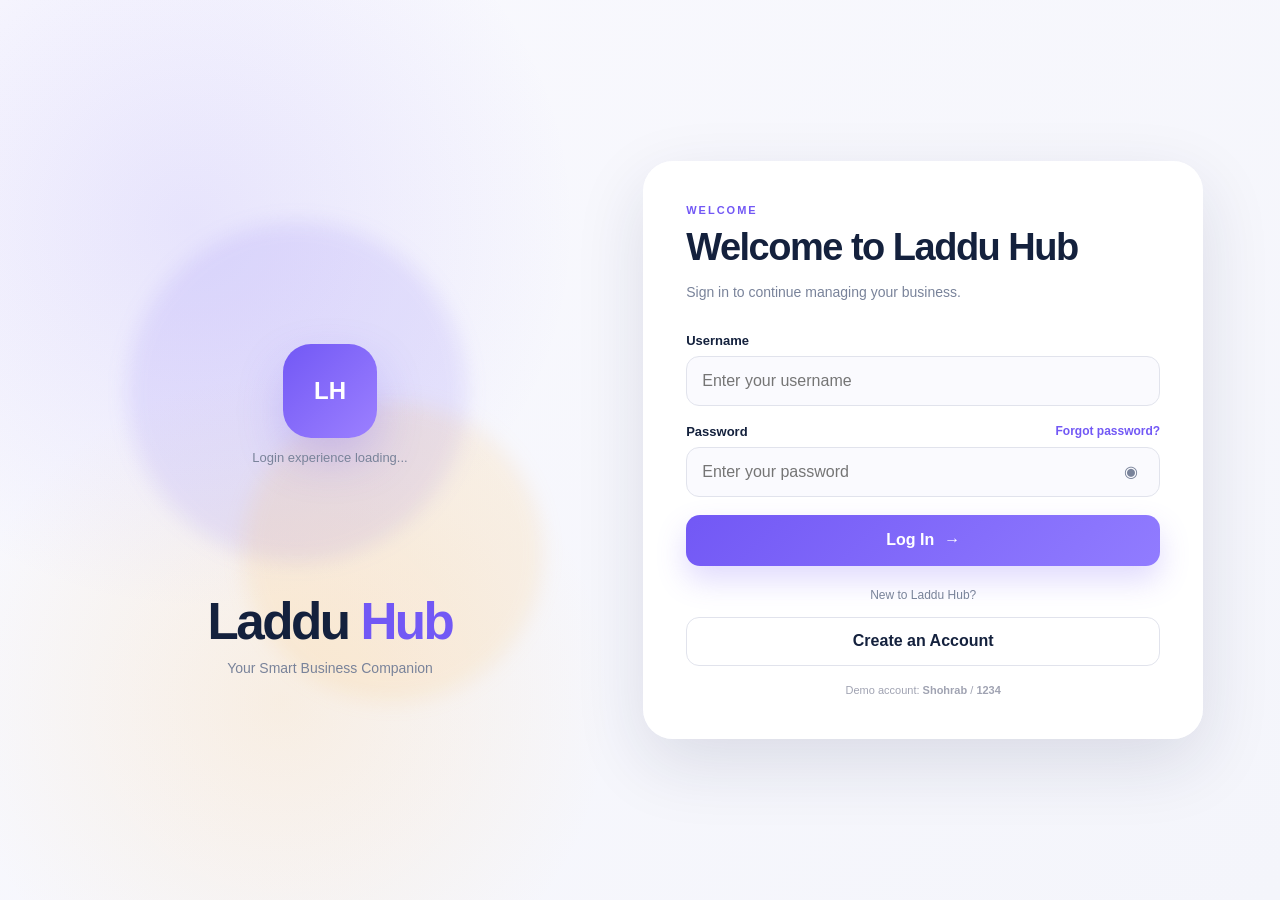
<file: index.html>
<!DOCTYPE html>
<html lang="en">

<head>
  <meta charset="UTF-8">

  <meta
    name="viewport"
    content="width=device-width, initial-scale=1.0"
  >

  <meta
    name="description"
    content="Laddu Hub - Your Smart Business Companion"
  >

  <title>Laddu Hub</title>

  <link
    rel="stylesheet"
    href="css/style.css"
  >
</head>

<body>

  <!-- ==================================================
       AUTHENTICATION
       ================================================== -->

  <section
    class="auth-page"
    id="authPage"
  >

    <!-- LOGIN ANIMATION AREA -->

    <div class="auth-visual">

      <div class="glow glow-one"></div>
      <div class="glow glow-two"></div>

      <div
        class="animation-stage"
        id="animationStage"
        aria-hidden="true"
      >

        <!--
          Original human animation will be added later.
        -->

        <div class="animation-placeholder">

          <div class="placeholder-character">
            <span>LH</span>
          </div>

          <p>
            Login experience loading...
          </p>

        </div>

      </div>


      <div class="brand-visual">
        <span>Laddu</span>
        <strong>Hub</strong>
      </div>

      <p class="visual-text">
        Your Smart Business Companion
      </p>

    </div>


    <!-- AUTH CARD -->

    <div class="auth-card">

      <!-- LOGIN -->

      <div
        class="auth-form"
        id="loginForm"
      >

        <div class="mobile-logo">
          Laddu <span>Hub</span>
        </div>

        <p class="eyebrow">
          WELCOME
        </p>

        <h1>
          Welcome to Laddu Hub
        </h1>

        <p class="auth-subtitle">
          Sign in to continue managing your business.
        </p>


        <form onsubmit="login(event)">

          <div class="field">

            <label for="username">
              Username
            </label>

            <input
              id="username"
              type="text"
              placeholder="Enter your username"
              autocomplete="username"
              required
            >

          </div>


          <div class="field">

            <div class="password-label">

              <label for="password">
                Password
              </label>

              <button
                type="button"
                class="forgot-btn"
                onclick="forgotPassword()"
              >
                Forgot password?
              </button>

            </div>


            <div class="password-wrap">

              <input
                id="password"
                type="password"
                placeholder="Enter your password"
                autocomplete="current-password"
                required
              >

              <button
                type="button"
                class="show-password"
                onclick="togglePassword()"
                aria-label="Show password"
                title="Show password"
              >
                ◉
              </button>

            </div>

          </div>


          <button
            class="primary-btn"
            type="submit"
          >
            <span>Log In</span>
            <span class="arrow">→</span>
          </button>

        </form>


        <p
          class="error"
          id="error"
          role="alert"
        >
          Username or password is incorrect.
        </p>


        <div class="auth-divider">
          <span>
            New to Laddu Hub?
          </span>
        </div>


        <button
          class="secondary-btn"
          type="button"
          onclick="showSignup()"
        >
          Create an Account
        </button>


        <p class="demo-note">
          Demo account:
          <strong>Shohrab</strong>
          /
          <strong>1234</strong>
        </p>

      </div>


      <!-- SIGN UP -->

      <div
        class="auth-form hidden"
        id="signupForm"
      >

        <div class="mobile-logo">
          Laddu <span>Hub</span>
        </div>

        <p class="eyebrow">
          GET STARTED
        </p>

        <h1>
          Create your account
        </h1>

        <p class="auth-subtitle">
          Set up your business profile in a few simple steps.
        </p>


        <form onsubmit="createAccount(event)">

          <div class="field">

            <label for="fullName">
              Full Name
            </label>

            <input
              id="fullName"
              type="text"
              placeholder="Your full name"
              autocomplete="name"
              required
            >

          </div>


          <div class="field">

            <label for="email">
              Email
            </label>

            <input
              id="email"
              type="email"
              placeholder="you@example.com"
              autocomplete="email"
              required
            >

          </div>


          <div class="field">

            <label for="shopName">
              Business / Shop Name
            </label>

            <input
              id="shopName"
              type="text"
              placeholder="Your business name"
              required
            >

          </div>


          <div class="field">

            <label for="businessType">
              Business Type
            </label>

            <select
              id="businessType"
              required
            >

              <option value="">
                Select business type
              </option>

              <option>Mobile Shop</option>
              <option>Laptop Shop</option>
              <option>Gadget Shop</option>
              <option>Electronics</option>
              <option>Computer Shop</option>
              <option>Clothing</option>
              <option>Food & Restaurant</option>
              <option>Other</option>

            </select>

          </div>


          <div class="field">

            <label for="location">
              Shop Location
            </label>

            <input
              id="location"
              type="text"
              placeholder="City / Area"
              required
            >

          </div>


          <div class="field">

            <label for="signupPassword">
              Password
            </label>

            <input
              id="signupPassword"
              type="password"
              placeholder="Minimum 6 characters"
              autocomplete="new-password"
              minlength="6"
              required
            >

            <p class="password-hint">
              Minimum 6 characters. A strong and unique password is recommended.
            </p>

          </div>


          <div class="field">

            <label for="confirmPassword">
              Confirm Password
            </label>

            <input
              id="confirmPassword"
              type="password"
              placeholder="Enter your password again"
              autocomplete="new-password"
              minlength="6"
              required
            >

          </div>


          <div class="terms-box">

            <input
              id="agreeTerms"
              type="checkbox"
              required
            >

            <label for="agreeTerms">
              আমি Laddu Hub-এর ব্যবহারের শর্তাবলি
              এবং গোপনীয়তা নীতি পড়েছি ও সম্মত আছি।
            </label>

          </div>


          <button
            class="primary-btn"
            type="submit"
          >
            <span>Create Account</span>
            <span>→</span>
          </button>

        </form>


        <p
          class="signup-message"
          id="signupMessage"
          role="status"
        ></p>


        <div class="auth-divider">
          <span>
            Already have an account?
          </span>
        </div>


        <button
          class="secondary-btn"
          type="button"
          onclick="showLogin()"
        >
          Back to Login
        </button>

      </div>

    </div>

  </section>



  <!-- ==================================================
       PREMIUM DASHBOARD
       ================================================== -->

  <section
    class="dashboard-app"
    id="dashboard"
  >


    <!-- ================================================
         SIDEBAR
         ================================================ -->

    <aside
      class="sidebar"
      id="sidebar"
    >

      <div class="sidebar-brand">

        <div class="brand-mark">
          LH
        </div>

        <div class="brand-copy">

          <div class="sidebar-logo">
            Laddu <span>Hub</span>
          </div>

          <p>
            Smart Business Management
          </p>

        </div>

      </div>


      <nav class="sidebar-nav">

        <button
          class="nav-item active"
          type="button"
        >
          <span class="nav-icon">▦</span>
          <span>Dashboard</span>
        </button>


        <button
          class="nav-item"
          type="button"
        >
          <span class="nav-icon">◇</span>
          <span>Products</span>
        </button>


        <button
          class="nav-item"
          type="button"
        >
          <span class="nav-icon">□</span>
          <span>Stock</span>
        </button>


        <button
          class="nav-item"
          type="button"
        >
          <span class="nav-icon">↗</span>
          <span>Sales</span>
        </button>


        <button
          class="nav-item"
          type="button"
        >
          <span class="nav-icon">♙</span>
          <span>Customers</span>
        </button>


        <button
          class="nav-item"
          type="button"
        >
          <span class="nav-icon">৳</span>
          <span>Due / Baki</span>
        </button>


        <button
          class="nav-item"
          type="button"
        >
          <span class="nav-icon">▤</span>
          <span>Invoices</span>
        </button>


        <button
          class="nav-item"
          type="button"
        >
          <span class="nav-icon">⌁</span>
          <span>Expenses</span>
        </button>


        <button
          class="nav-item"
          type="button"
        >
          <span class="nav-icon">⌁</span>
          <span>Reports</span>
        </button>


        <button
          class="nav-item"
          type="button"
        >
          <span class="nav-icon">↻</span>
          <span>Returns</span>
        </button>


        <button
          class="nav-item"
          type="button"
        >
          <span class="nav-icon">♢</span>
          <span>Warranty</span>
        </button>


        <button
          class="nav-item"
          type="button"
        >
          <span class="nav-icon">⚙</span>
          <span>Settings</span>
        </button>

      </nav>


      <div class="sidebar-bottom">

        <div class="sidebar-shop-card">

          <div class="shop-avatar">
            GP
          </div>

          <div>

            <span>
              Your Business
            </span>

            <strong id="sidebarBusinessName">
              Gadget Point
            </strong>

            <small>
              ● Active
            </small>

          </div>

        </div>

      </div>

    </aside>



    <!-- ================================================
         DASHBOARD MAIN AREA
         ================================================ -->

    <div class="dashboard-main">


      <!-- TOP HEADER -->

      <header class="dashboard-header">

        <div class="header-left">

          <button
            class="menu-btn"
            id="menuButton"
            type="button"
            aria-label="Open menu"
          >
            ☰
          </button>


          <div class="global-search">

            <span>
              ⌕
            </span>

            <input
              type="search"
              placeholder="Search products, customers, invoices..."
              aria-label="Global search"
            >

            <kbd>
              Ctrl K
            </kbd>

          </div>

        </div>


        <div class="header-actions">

          <button
            class="header-icon-btn"
            type="button"
            title="Appearance"
          >
            ☾
          </button>


          <button
            class="header-icon-btn notification-btn"
            type="button"
            title="Notifications"
          >
            ♧

            <span class="notification-badge">
              3
            </span>
          </button>


          <div class="header-business">

            <div class="business-icon">
              🏪
            </div>

            <div>

              <strong id="headerBusinessName">
                Gadget Point
              </strong>

              <span>
                Chattogram, BD
              </span>

            </div>

          </div>

        </div>

      </header>



      <!-- DASHBOARD CONTENT -->

      <main class="dashboard-content">
        <div id="pageContent"></div>


        <!-- WELCOME ROW -->

        <section class="dashboard-intro">

          <div>

            <p class="dashboard-kicker">
              BUSINESS OVERVIEW
            </p>

            <h1>
              Welcome back, Shohrab! 👋
            </h1>

            <p>
              Here's what's happening with your business today.
            </p>

          </div>


          <button
            class="date-filter"
            type="button"
          >
            <span>▣</span>

            <span>
              This Month
            </span>

            <span>
             ⌄
            </span>
          </button>

        </section>



        <!-- METRIC CARDS -->

        <section class="metric-grid">


          <article class="metric-card metric-purple">

            <div class="metric-top">

              <div class="metric-icon">
                ▥
              </div>

              <span class="metric-label">
                TOTAL SALES
              </span>

            </div>

            <strong class="metric-value">
              ৳0
            </strong>

            <p class="metric-positive">
              ↑ Business sales overview
            </p>

            <div class="mini-chart purple-chart"></div>

          </article>



          <article class="metric-card metric-green">

            <div class="metric-top">

              <div class="metric-icon">
                ৳
              </div>

              <span class="metric-label">
                TOTAL PAID
              </span>

            </div>

            <strong class="metric-value">
              ৳0
            </strong>

            <p class="metric-positive">
              ↑ Payments received
            </p>

            <div class="mini-chart green-chart"></div>

          </article>



          <article class="metric-card metric-pink">

            <div class="metric-top">

              <div class="metric-icon">
                ◫
              </div>

              <span class="metric-label">
                TOTAL DUE
              </span>

            </div>

            <strong class="metric-value">
              ৳0
            </strong>

            <p class="metric-negative">
              Customer outstanding
            </p>

            <div class="mini-chart pink-chart"></div>

          </article>



          <article class="metric-card metric-blue">

            <div class="metric-top">

              <div class="metric-icon">
                ◈
              </div>

              <span class="metric-label">
                IN STOCK
              </span>

            </div>

            <strong class="metric-value">
              0 Items
            </strong>

            <p class="metric-positive">
              Current inventory
            </p>

            <div class="mini-chart blue-chart"></div>

          </article>



          <article class="metric-card compact-card metric-orange">

            <div class="metric-icon">
              ⇄
            </div>

            <div>
              <span class="metric-label">
                TODAY'S SALES
              </span>

              <strong>
                ৳0
              </strong>
            </div>

          </article>



          <article class="metric-card compact-card metric-violet">

            <div class="metric-icon">
              ↻
            </div>

            <div>
              <span class="metric-label">
                RETURNS
              </span>

              <strong>
                0 Items
              </strong>
            </div>

          </article>



          <article class="metric-card compact-card metric-teal">

            <div class="metric-icon">
              $
            </div>

            <div>
              <span class="metric-label">
                TOTAL PROFIT
              </span>

              <strong>
                ৳0
              </strong>
            </div>

          </article>



          <article class="metric-card compact-card metric-red">

            <div class="metric-icon">
              !
            </div>

            <div>
              <span class="metric-label">
                LOW STOCK
              </span>

              <strong>
                0 Items
              </strong>
            </div>

          </article>

        </section>



        <!-- CHART + ACTIVITY -->

        <section class="dashboard-middle">


          <!-- SALES OVERVIEW -->

          <article class="panel sales-panel">

            <div class="panel-heading">

              <div>

                <p class="panel-kicker">
                  PERFORMANCE
                </p>

                <h2>
                  Sales Overview
                </h2>

              </div>


              <button
                class="panel-filter"
                type="button"
              >
                This Month ⌄
              </button>

            </div>


            <div class="chart-legend">

              <span>
                <i class="legend-purple"></i>
                This Month
              </span>

              <span>
                <i class="legend-grey"></i>
                Last Month
              </span>

            </div>


            <div class="sales-chart">

              <div class="chart-grid-line line-one"></div>
              <div class="chart-grid-line line-two"></div>
              <div class="chart-grid-line line-three"></div>
              <div class="chart-grid-line line-four"></div>


              <svg
                class="chart-svg"
                viewBox="0 0 700 250"
                preserveAspectRatio="none"
                aria-label="Sales chart"
              >

                <defs>

                  <linearGradient
                    id="salesFill"
                    x1="0"
                    x2="0"
                    y1="0"
                    y2="1"
                  >

                    <stop
                      offset="0%"
                      stop-color="#7657f6"
                      stop-opacity="0.25"
                    />

                    <stop
                      offset="100%"
                      stop-color="#7657f6"
                      stop-opacity="0"
                    />

                  </linearGradient>

                </defs>


                <path
                  class="chart-area"
                  d="
                    M0 205
                    C70 175, 90 155, 135 165
                    S220 130, 275 145
                    S355 105, 410 115
                    S500 70, 555 95
                    S635 55, 700 35
                    L700 250
                    L0 250
                    Z
                  "
                />


                <path
                  class="chart-line-secondary"
                  d="
                    M0 220
                    C70 210, 100 190, 145 200
                    S230 175, 285 188
                    S380 160, 430 170
                    S520 135, 570 150
                    S650 120, 700 105
                  "
                />


                <path
                  class="chart-line-primary"
                  d="
                    M0 205
                    C70 175, 90 155, 135 165
                    S220 130, 275 145
                    S355 105, 410 115
                    S500 70, 555 95
                    S635 55, 700 35
                  "
                />

              </svg>


              <div class="chart-labels">

                <span>1 May</span>
                <span>8 May</span>
                <span>15 May</span>
                <span>22 May</span>
                <span>31 May</span>

              </div>

            </div>


            <div class="chart-summary">

              <div>
                <span>BEST DAY</span>
                <strong>—</strong>
              </div>

              <div>
                <span>AVERAGE / DAY</span>
                <strong>৳0</strong>
              </div>

              <div>
                <span>TOTAL ORDERS</span>
                <strong>0 Orders</strong>
              </div>

            </div>

          </article>



          <!-- RECENT ACTIVITIES -->

          <article class="panel activity-panel">

            <div class="panel-heading">

              <div>

                <p class="panel-kicker">
                  LIVE UPDATE
                </p>

                <h2>
                  Recent Activities
                </h2>

              </div>


              <button
                class="view-all-btn"
                type="button"
              >
                View All
              </button>

            </div>


            <div class="activity-list">


              <div class="dashboard-activity">

                <div class="activity-bubble green-bubble">
                  ↗
                </div>

                <div class="activity-copy">

                  <strong>
                    No sales yet
                  </strong>

                  <span>
                    New sales will appear here.
                  </span>

                </div>

                <small>
                  —
                </small>

              </div>



              <div class="dashboard-activity">

                <div class="activity-bubble blue-bubble">
                  ◈
                </div>

                <div class="activity-copy">

                  <strong>
                    No stock activity
                  </strong>

                  <span>
                    Stock updates will appear here.
                  </span>

                </div>

                <small>
                  —
                </small>

              </div>



              <div class="dashboard-activity">

                <div class="activity-bubble pink-bubble">
                  ৳
                </div>

                <div class="activity-copy">

                  <strong>
                    No payments yet
                  </strong>

                  <span>
                    Payment updates will appear here.
                  </span>

                </div>

                <small>
                  —
                </small>

              </div>



              <div class="dashboard-activity">

                <div class="activity-bubble orange-bubble">
                  ↻
                </div>

                <div class="activity-copy">

                  <strong>
                    No returns yet
                  </strong>

                  <span>
                    Product returns will appear here.
                  </span>

                </div>

                <small>
                  —
                </small>

              </div>


            </div>

          </article>

        </section>



        <!-- LOWER DASHBOARD -->

        <section class="dashboard-lower">


          <!-- TOP PRODUCTS -->

          <article class="panel small-panel">

            <div class="panel-heading">

              <div>

                <p class="panel-kicker">
                  PRODUCTS
                </p>

                <h2>
                  Top Selling Products
                </h2>

              </div>

              <button
                class="view-all-btn"
                type="button"
              >
                View All
              </button>

            </div>


            <div class="empty-panel">

              <div class="empty-icon">
                ◇
              </div>

              <strong>
                No sales data yet
              </strong>

              <p>
                Your best-selling products will appear here.
              </p>

            </div>

          </article>



          <!-- STOCK STATUS -->

          <article class="panel small-panel">

            <div class="panel-heading">

              <div>

                <p class="panel-kicker">
                  INVENTORY
                </p>

                <h2>
                  Stock Status
                </h2>

              </div>

            </div>


            <div class="stock-overview">

              <div class="donut stock-donut">

                <div>
                  <strong>0</strong>
                  <span>Total Items</span>
                </div>

              </div>


              <div class="donut-legend">

                <span>
                  <i class="dot-green"></i>
                  In Stock
                  <strong>0</strong>
                </span>

                <span>
                  <i class="dot-blue"></i>
                  Low Stock
                  <strong>0</strong>
                </span>

                <span>
                  <i class="dot-orange"></i>
                  Out of Stock
                  <strong>0</strong>
                </span>

              </div>

            </div>

          </article>



          <!-- DUE SUMMARY -->

          <article class="panel small-panel">

            <div class="panel-heading">

              <div>

                <p class="panel-kicker">
                  OUTSTANDING
                </p>

                <h2>
                  Due Summary
                </h2>

              </div>

              <button
                class="view-all-btn"
                type="button"
              >
                View All
              </button>

            </div>


            <div class="stock-overview">

              <div class="donut due-donut">

                <div>
                  <strong>৳0</strong>
                  <span>Total Due</span>
                </div>

              </div>


              <div class="donut-legend">

                <span>
                  <i class="dot-green"></i>
                  0 – 30 Days
                  <strong>৳0</strong>
                </span>

                <span>
                  <i class="dot-orange"></i>
                  31 – 60 Days
                  <strong>৳0</strong>
                </span>

                <span>
                  <i class="dot-pink"></i>
                  61+ Days
                  <strong>৳0</strong>
                </span>

              </div>

            </div>

          </article>

        </section>



        <!-- FOOTER -->

        <footer class="dashboard-footer">

          <span>
            © Laddu Hub
          </span>

          <span>
            Your Smart Business Companion
          </span>

        </footer>

      </main>

    </div>

  </section>

<script src="js/stock-data.js"></script>
<script src="js/stock.js"></script>
<script src="js/stock-save.js"></script>
<script src="js/stock-table.js"></script>
<script src="js/stock-details.js"></script>
<script src="js/customer-view.js"></script>
<script src="js/customer-showcase.js"></script>
  <script src="js/app.js"></script>

</body>

</html>
</file>
<file: css/style.css>
/* =========================================================
   LADDU HUB
   PREMIUM DESIGN SYSTEM
   ========================================================= */

:root {
  --primary: #7258f5;
  --primary-light: #917cff;
  --primary-dark: #5740d8;

  --pink: #ed4a91;
  --green: #19bd70;
  --blue: #3184f5;
  --orange: #ff9418;
  --teal: #14bcb2;
  --red: #ed5a52;

  --navy: #081a36;
  --navy-soft: #102647;

  --background: #f5f7fc;
  --surface: #ffffff;
  --surface-soft: #f7f8fc;

  --text: #14213d;
  --muted: #79839a;

  --border: #e7eaf2;

  --shadow:
    0 8px 30px rgba(28, 39, 70, 0.06);

  --shadow-large:
    0 24px 70px rgba(28, 35, 70, 0.12);
}


/* =========================================================
   GLOBAL
   ========================================================= */

* {
  box-sizing: border-box;
  margin: 0;
  padding: 0;
}


html {
  scroll-behavior: smooth;
}


body {
  min-height: 100vh;

  font-family:
    Inter,
    "Segoe UI",
    Arial,
    sans-serif;

  background: var(--background);
  color: var(--text);

  -webkit-font-smoothing: antialiased;
}


button,
input,
select {
  font: inherit;
}


button {
  cursor: pointer;
}


button,
input {
  outline: none;
}


.hidden {
  display: none !important;
}


/* =========================================================
   LOGIN / SIGN UP
   ========================================================= */

.auth-page {
  min-height: 100vh;

  display: grid;

  grid-template-columns:
    minmax(400px, 1fr)
    minmax(440px, 560px);

  gap: 60px;

  align-items: center;

  padding: 45px 6%;

  overflow-x: hidden;

  background:
    radial-gradient(
      circle at 15% 25%,
      rgba(114, 88, 245, 0.13),
      transparent 30%
    ),
    radial-gradient(
      circle at 22% 78%,
      rgba(255, 184, 77, 0.15),
      transparent 27%
    ),
    linear-gradient(
      135deg,
      #f9f9fe,
      #f4f5fb
    );
}


/* =========================================================
   LOGIN VISUAL
   ========================================================= */

.auth-visual {
  position: relative;

  min-height: 600px;

  display: flex;
  flex-direction: column;

  justify-content: center;
  align-items: center;

  isolation: isolate;
}


.glow {
  position: absolute;

  border-radius: 999px;

  filter: blur(10px);

  z-index: -1;

  animation:
    glowFloat 6s ease-in-out infinite;
}


.glow-one {
  width: 340px;
  height: 340px;

  left: 10%;
  top: 12%;

  background:
    rgba(114, 88, 245, 0.12);
}


.glow-two {
  width: 300px;
  height: 300px;

  right: 8%;
  bottom: 8%;

  background:
    rgba(255, 184, 77, 0.13);

  animation-delay: 1.5s;
}


.animation-stage {
  width: min(100%, 550px);
  height: 360px;

  display: flex;

  justify-content: center;
  align-items: center;

  position: relative;
}


.animation-placeholder {
  display: flex;
  flex-direction: column;

  align-items: center;

  gap: 12px;

  color: var(--muted);
}


.placeholder-character {
  width: 94px;
  height: 94px;

  display: grid;

  place-items: center;

  border-radius: 28px;

  color: white;

  font-size: 24px;
  font-weight: 900;

  background:
    linear-gradient(
      135deg,
      var(--primary),
      #9c80ff
    );

  box-shadow:
    0 20px 45px
    rgba(114, 88, 245, 0.25);

  animation:
    placeholderFloat 3s
    ease-in-out infinite;
}


.animation-placeholder p {
  font-size: 13px;
}


.brand-visual {
  margin-top: 8px;

  font-size:
    clamp(38px, 4vw, 52px);

  font-weight: 900;

  letter-spacing: -2.5px;
}


.brand-visual strong {
  color: var(--primary);
}


.visual-text {
  margin-top: 9px;

  color: var(--muted);

  font-size: 14px;
}


/* =========================================================
   AUTH CARD
   ========================================================= */

.auth-card {
  width: 100%;

  max-height:
    calc(100vh - 50px);

  overflow-y: auto;

  padding: 42px;

  border:
    1px solid rgba(255, 255, 255, 0.85);

  border-radius: 30px;

  background:
    rgba(255, 255, 255, 0.92);

  box-shadow: var(--shadow-large);

  backdrop-filter: blur(24px);

  scrollbar-width: thin;

  animation:
    cardEnter 0.65s ease both;
}


.auth-card::-webkit-scrollbar {
  width: 5px;
}


.auth-card::-webkit-scrollbar-thumb {
  border-radius: 999px;

  background:
    rgba(114, 88, 245, 0.22);
}


.eyebrow {
  margin-bottom: 11px;

  color: var(--primary);

  font-size: 11px;

  font-weight: 900;

  letter-spacing: 2px;
}


.auth-form h1 {
  margin-bottom: 12px;

  font-size:
    clamp(31px, 3vw, 38px);

  line-height: 1.1;

  letter-spacing: -1.5px;
}


.auth-subtitle {
  margin-bottom: 29px;

  color: var(--muted);

  font-size: 14px;

  line-height: 1.6;
}


.mobile-logo {
  display: none;
}


.field {
  margin-bottom: 18px;
}


.field label {
  display: block;

  margin-bottom: 8px;

  font-size: 13px;

  font-weight: 750;
}


.field input,
.field select {
  width: 100%;

  min-height: 50px;

  padding: 13px 15px;

  border:
    1px solid #e1e3ec;

  border-radius: 13px;

  background: #fafafe;

  color: var(--text);

  transition: 0.2s ease;
}


.field input:focus,
.field select:focus {
  border-color:
    var(--primary);

  background: white;

  box-shadow:
    0 0 0 4px
    rgba(114, 88, 245, 0.1);
}


.password-label {
  display: flex;

  align-items: center;
  justify-content: space-between;

  gap: 20px;

  margin-bottom: 8px;
}


.password-label label {
  margin: 0;
}


.forgot-btn {
  padding: 0;

  border: 0;

  background: transparent;

  color: var(--primary);

  font-size: 12px;

  font-weight: 800;
}


.password-wrap {
  position: relative;
}


.password-wrap input {
  padding-right: 50px;
}


.show-password {
  position: absolute;

  top: 50%;
  right: 12px;

  transform:
    translateY(-50%);

  width: 34px;
  height: 34px;

  border: 0;

  border-radius: 9px;

  background: transparent;

  color: var(--muted);
}


.password-hint {
  margin-top: 7px;

  color: var(--muted);

  font-size: 11px;

  line-height: 1.5;
}


.primary-btn {
  width: 100%;

  min-height: 51px;

  display: flex;

  align-items: center;
  justify-content: center;

  gap: 10px;

  margin-top: 8px;

  border: 0;

  border-radius: 14px;

  color: white;

  font-weight: 800;

  background:
    linear-gradient(
      135deg,
      var(--primary),
      var(--primary-light)
    );

  box-shadow:
    0 14px 30px
    rgba(114, 88, 245, 0.22);

  transition: 0.2s ease;
}


.primary-btn:hover {
  transform:
    translateY(-2px);

  box-shadow:
    0 18px 36px
    rgba(114, 88, 245, 0.29);
}


.secondary-btn {
  width: 100%;

  min-height: 49px;

  padding: 12px 17px;

  border:
    1px solid #e1e3ec;

  border-radius: 13px;

  background: white;

  color: var(--text);

  font-weight: 750;

  transition: 0.2s ease;
}


.secondary-btn:hover {
  color: var(--primary);

  border-color: var(--primary);
}


.auth-divider {
  margin: 22px 0 15px;

  text-align: center;

  color: var(--muted);

  font-size: 12px;
}


.error {
  display: none;

  margin-top: 14px;

  padding: 11px 12px;

  border-radius: 11px;

  background:
    rgba(220, 76, 90, 0.08);

  color: #dc4c5a;

  font-size: 12px;
}


.signup-message {
  margin-top: 15px;

  font-size: 12px;
}


.demo-note {
  margin-top: 18px;

  text-align: center;

  color: #a0a3b2;

  font-size: 11px;
}


.terms-box {
  display: flex;

  align-items: flex-start;

  gap: 10px;

  margin: 5px 0 18px;

  padding: 13px;

  border:
    1px solid var(--border);

  border-radius: 13px;

  background:
    var(--surface-soft);
}


.terms-box input {
  width: 17px;
  height: 17px;

  margin-top: 2px;

  flex: 0 0 auto;

  accent-color:
    var(--primary);
}


.terms-box label {
  color: var(--muted);

  font-size: 11px;

  line-height: 1.6;
}


/* =========================================================
   DASHBOARD APPLICATION
   ========================================================= */

.dashboard-app {
  display: none;

  min-height: 100vh;

  background: var(--background);
}


/* =========================================================
   SIDEBAR
   ========================================================= */

.sidebar {
  position: fixed;

  left: 0;
  top: 0;
  bottom: 0;

  width: 245px;

  z-index: 100;

  display: flex;

  flex-direction: column;

  padding: 24px 15px 18px;

  color: white;

  overflow-y: auto;

  background:
    radial-gradient(
      circle at 25% 10%,
      rgba(91, 71, 217, 0.18),
      transparent 28%
    ),
    linear-gradient(
      180deg,
      #091d3b 0%,
      #07162f 100%
    );

  box-shadow:
    10px 0 35px
    rgba(4, 16, 38, 0.08);
}


.sidebar::-webkit-scrollbar {
  width: 4px;
}


.sidebar::-webkit-scrollbar-thumb {
  background:
    rgba(255, 255, 255, 0.1);

  border-radius: 10px;
}


/* BRAND */

.sidebar-brand {
  display: flex;

  align-items: center;

  gap: 12px;

  padding: 0 8px 24px;
}


.brand-mark {
  width: 45px;
  height: 45px;

  flex: 0 0 auto;

  display: grid;

  place-items: center;

  border-radius: 14px;

  color: white;

  font-size: 14px;
  font-weight: 900;

  background:
    linear-gradient(
      135deg,
      #704cff,
      #e449a4
    );

  box-shadow:
    0 10px 30px
    rgba(117, 79, 246, 0.3);
}


.sidebar-logo {
  font-size: 21px;

  font-weight: 900;

  letter-spacing: -0.8px;
}


.sidebar-logo span {
  color: #ea4aa0;
}


.brand-copy p {
  margin-top: 3px;

  color: #9babca;

  font-size: 9px;
}


/* NAVIGATION */

.sidebar-nav {
  display: flex;

  flex-direction: column;

  gap: 4px;
}


.nav-item {
  width: 100%;

  min-height: 43px;

  display: flex;

  align-items: center;

  gap: 12px;

  padding: 0 13px;

  border: 0;

  border-radius: 11px;

  color: #c8d3e9;

  background: transparent;

  text-align: left;

  font-size: 13px;

  font-weight: 650;

  transition: 0.18s ease;
}


.nav-item:hover {
  color: white;

  background:
    rgba(255, 255, 255, 0.065);
}


.nav-item.active {
  color: white;

  background:
    linear-gradient(
      135deg,
      #6044da,
      #755be8
    );

  box-shadow:
    0 10px 25px
    rgba(75, 49, 190, 0.24);
}


.nav-icon {
  width: 22px;

  text-align: center;

  font-size: 16px;
}


.sidebar-bottom {
  margin-top: auto;

  padding-top: 25px;
}


.sidebar-shop-card {  display: flex;
  align-items: center;
  gap: 11px;
  padding: 13px;

  border: 1px solid rgba(255, 255, 255, 0.08);
  border-radius: 15px;

  background: rgba(255, 255, 255, 0.05);
}

.shop-avatar {
  width: 39px;
  height: 39px;

  display: grid;
  place-items: center;

  flex: 0 0 auto;

  border-radius: 12px;

  color: white;

  font-size: 11px;
  font-weight: 900;

  background: linear-gradient(
    135deg,
    var(--primary),
    #df4a9e
  );
}

.sidebar-shop-card div:last-child {
  min-width: 0;
}

.sidebar-shop-card span {
  display: block;

  color: #8294b5;

  font-size: 9px;
}

.sidebar-shop-card strong {
  display: block;

  max-width: 130px;

  margin-top: 2px;

  overflow: hidden;

  color: white;

  font-size: 12px;

  text-overflow: ellipsis;
  white-space: nowrap;
}

.sidebar-shop-card small {
  display: block;

  margin-top: 4px;

  color: #29d587;

  font-size: 9px;
}


/* =========================================================
   MAIN DASHBOARD
   ========================================================= */

.dashboard-main {
  min-height: 100vh;
  margin-left: 245px;
}


/* =========================================================
   DASHBOARD HEADER
   ========================================================= */

.dashboard-header {
  height: 72px;

  position: sticky;
  top: 0;

  z-index: 80;

  display: flex;
  align-items: center;
  justify-content: space-between;

  gap: 20px;

  padding: 0 28px;

  border-bottom: 1px solid var(--border);

  background: rgba(255, 255, 255, 0.94);

  backdrop-filter: blur(20px);
}

.header-left {
  min-width: 0;

  display: flex;
  align-items: center;

  gap: 18px;
}

.menu-btn {
  width: 38px;
  height: 38px;

  display: grid;
  place-items: center;

  border: 0;
  border-radius: 10px;

  background: transparent;

  color: var(--text);

  font-size: 19px;
}

.menu-btn:hover {
  background: var(--surface-soft);
}

.global-search {
  width: min(430px, 40vw);
  height: 43px;

  display: flex;
  align-items: center;

  gap: 10px;

  padding: 0 13px;

  border: 1px solid var(--border);
  border-radius: 13px;

  background: #f7f8fc;

  color: #8993a9;
}

.global-search input {
  min-width: 0;

  flex: 1;

  border: 0;

  background: transparent;

  color: var(--text);

  font-size: 12px;
}

.global-search kbd {
  flex: 0 0 auto;

  padding: 4px 7px;

  border: 1px solid var(--border);
  border-radius: 7px;

  background: white;

  color: #8992a6;

  font-size: 9px;
}

.header-actions {
  display: flex;
  align-items: center;

  gap: 9px;
}

.header-icon-btn {
  width: 40px;
  height: 40px;

  position: relative;

  display: grid;
  place-items: center;

  border: 1px solid transparent;
  border-radius: 11px;

  background: transparent;

  color: var(--text);

  font-size: 18px;
}

.header-icon-btn:hover {
  border-color: var(--border);

  background: var(--surface-soft);
}

.notification-badge {
  position: absolute;

  right: 2px;
  top: 1px;

  min-width: 16px;
  height: 16px;

  display: grid;
  place-items: center;

  padding: 0 4px;

  border: 2px solid white;
  border-radius: 999px;

  background: #f03f62;

  color: white;

  font-size: 7px;
  font-weight: 900;
}

.header-business {
  min-width: 185px;

  display: flex;
  align-items: center;

  gap: 10px;

  margin-left: 6px;
  padding: 8px 12px;

  border: 1px solid var(--border);
  border-radius: 13px;

  background: white;

  box-shadow: 0 4px 16px rgba(34, 43, 70, 0.035);
}

.business-icon {
  width: 33px;
  height: 33px;

  display: grid;
  place-items: center;

  flex: 0 0 auto;

  border-radius: 9px;

  background: rgba(114, 88, 245, 0.1);
}

.header-business strong {
  display: block;

  max-width: 130px;

  overflow: hidden;

  font-size: 11px;

  text-overflow: ellipsis;
  white-space: nowrap;
}

.header-business span {
  display: block;

  margin-top: 2px;

  color: var(--muted);

  font-size: 8px;
}


/* =========================================================
   DASHBOARD CONTENT
   ========================================================= */

.dashboard-content {
  width: 100%;
  max-width: 1550px;

  margin: 0 auto;

  padding: 27px 27px 20px;
}

.dashboard-intro {
  display: flex;

  align-items: flex-end;
  justify-content: space-between;

  gap: 25px;

  margin-bottom: 20px;
}

.dashboard-kicker,
.panel-kicker {
  margin-bottom: 6px;

  color: var(--primary);

  font-size: 8px;
  font-weight: 900;

  letter-spacing: 1.6px;
}

.dashboard-intro h1 {
  margin-bottom: 5px;

  font-size: clamp(23px, 2.2vw, 30px);

  letter-spacing: -1px;
}

.dashboard-intro > div > p:last-child {
  color: var(--muted);

  font-size: 12px;
}

.date-filter {
  min-width: 145px;
  height: 42px;

  display: flex;
  align-items: center;
  justify-content: center;

  gap: 9px;

  padding: 0 13px;

  border: 1px solid var(--border);
  border-radius: 12px;

  background: white;

  color: #35405a;

  font-size: 11px;
  font-weight: 700;

  box-shadow: 0 4px 15px rgba(34, 43, 70, 0.035);
}


/* =========================================================
   METRIC CARDS
   ========================================================= */

.metric-grid {
  display: grid;

  grid-template-columns: repeat(4, minmax(0, 1fr));

  gap: 13px;

  margin-bottom: 17px;
}

.metric-card {
  position: relative;

  min-width: 0;
  min-height: 138px;

  overflow: hidden;

  padding: 18px;

  border: 1px solid var(--border);
  border-radius: 16px;

  background: white;

  box-shadow: var(--shadow);

  transition: transform 0.2s ease, box-shadow 0.2s ease;
}

.metric-card:hover {
  transform: translateY(-3px);

  box-shadow: 0 13px 32px rgba(28, 39, 70, 0.085);
}

.metric-top {
  display: flex;
  align-items: center;

  gap: 10px;

  margin-bottom: 11px;
}

.metric-icon {
  width: 41px;
  height: 41px;

  display: grid;
  place-items: center;

  flex: 0 0 auto;

  border-radius: 12px;

  font-size: 18px;
  font-weight: 900;
}

.metric-label {
  color: #6f7b95;

  font-size: 9px;
  font-weight: 850;

  letter-spacing: 0.45px;
}

.metric-value {
  display: block;

  font-size: 21px;

  line-height: 1.1;

  letter-spacing: -0.5px;
}

.metric-card p {
  margin-top: 7px;

  font-size: 9px;
  font-weight: 750;
}

.metric-positive {
  color: #15aa63;
}

.metric-negative {
  color: #e25069;
}

.metric-purple .metric-icon {
  color: #7052eb;
  background: rgba(112, 82, 235, 0.10);
}

.metric-green .metric-icon {
  color: #16b768;
  background: rgba(22, 183, 104, 0.10);
}

.metric-pink .metric-icon {
  color: #e94589;
  background: rgba(233, 69, 137, 0.10);
}

.metric-blue .metric-icon {
  color: #2f82ed;
  background: rgba(47, 130, 237, 0.10);
}

.metric-orange .metric-icon {
  color: #f39218;
  background: rgba(243, 146, 24, 0.10);
}

.metric-violet .metric-icon {
  color: #9257ed;
  background: rgba(146, 87, 237, 0.10);
}

.metric-teal .metric-icon {
  color: #13b7ae;
  background: rgba(19, 183, 174, 0.10);
}

.metric-red .metric-icon {
  color: #e86251;
  background: rgba(232, 98, 81, 0.10);
}

.mini-chart {
  position: absolute;

  left: 18px;
  right: 18px;
  bottom: 10px;

  height: 18px;

  opacity: 0.75;

  clip-path: polygon(
    0 72%,
    8% 48%,
    16% 62%,
    26% 30%,
    36% 53%,
    46% 60%,
    57% 35%,
    67% 51%,
    77% 46%,
    88% 24%,
    100% 55%,
    100% 100%,
    0 100%
  );
}

.purple-chart {
  background: linear-gradient(
    180deg,
    rgba(112, 82, 235, 0.55),
    rgba(112, 82, 235, 0.04)
  );
}

.green-chart {
  background: linear-gradient(
    180deg,
    rgba(22, 183, 104, 0.5),
    rgba(22, 183, 104, 0.03)
  );
}

.pink-chart {
  background: linear-gradient(
    180deg,
    rgba(233, 69, 137, 0.5),
    rgba(233, 69, 137, 0.03)
  );
}

.blue-chart {
  background: linear-gradient(
    180deg,
    rgba(47, 130, 237, 0.5),
    rgba(47, 130, 237, 0.03)
  );
}

.compact-card {
  min-height: 83px;

  display: flex;
  align-items: center;

  gap: 12px;
}

.compact-card strong {
  display: block;

  margin-top: 6px;

  font-size: 16px;
}


/* =========================================================
   PANELS
   ========================================================= */

.panel {
  min-width: 0;

  border: 1px solid var(--border);
  border-radius: 17px;

  background: white;

  box-shadow: var(--shadow);
}

.panel-heading {
  display: flex;

  align-items: center;
  justify-content: space-between;

  gap: 15px;
}

.panel-heading h2 {
  font-size: 15px;

  letter-spacing: -0.25px;
}

.panel-filter,
.view-all-btn {
  min-height: 30px;

  padding: 0 10px;

  border: 1px solid var(--border);
  border-radius: 8px;

  background: white;

  color: #44506b;

  font-size: 9px;
  font-weight: 750;
}

.dashboard-middle {
  display: grid;

  grid-template-columns: minmax(0, 1.55fr) minmax(310px, 0.9fr);

  gap: 15px;

  margin-bottom: 15px;
}

.sales-panel,
.activity-panel {
  min-height: 390px;

  padding: 20px;
}


/* =========================================================
   CHART
   ========================================================= */

.chart-legend {
  display: flex;

  gap: 18px;

  margin-top: 13px;

  color: var(--muted);

  font-size: 9px;
}

.chart-legend span {
  display: flex;

  align-items: center;

  gap: 6px;
}

.chart-legend i {
  width: 7px;
  height: 7px;

  display: block;

  border-radius: 999px;
}

.legend-purple {
  background: var(--primary);
}

.legend-grey {
  background: #bbc2d1;
}

.sales-chart {
  height: 235px;

  position: relative;

  margin-top: 13px;

  overflow: hidden;

  border-bottom: 1px solid #edf0f5;
}

.chart-grid-line {
  position: absolute;

  left: 0;
  right: 0;

  height: 1px;

  background: #edf0f5;
}

.line-one {
  top: 20%;
}

.line-two {
  top: 40%;
}

.line-three {
  top: 60%;
}

.line-four {
  top: 80%;
}

.chart-svg {
  position: absolute;

  left: 0;
  bottom: 24px;

  width: 100%;
  height: 190px;

  overflow: visible;
}

.chart-area {
  fill: url(#salesFill);
}

.chart-line-primary {
  fill: none;

  stroke: var(--primary);

  stroke-width: 3;

  stroke-linecap: round;
}

.chart-line-secondary {
  fill: none;

  stroke: #c4cad8;

  stroke-width: 2;

  stroke-linecap: round;
}

.chart-labels {
  position: absolute;

  left: 0;
  right: 0;
  bottom: 4px;

  display: flex;

  justify-content: space-between;

  color: #929bad;

  font-size: 8px;
}

.chart-summary {
  display: grid;

  grid-template-columns: repeat(3, 1fr);

  margin-top: 13px;

  border: 1px solid var(--border);
  border-radius: 11px;

  overflow: hidden;
}

.chart-summary div {
  padding: 10px;

  text-align: center;

  border-right: 1px solid var(--border);
}

.chart-summary div:last-child {
  border-right: 0;
}

.chart-summary span {
  display: block;

  color: var(--muted);

  font-size: 7px;
  font-weight: 800;

  letter-spacing: 0.5px;
}

.chart-summary strong {
  display: block;

  margin-top: 4px;

  font-size: 11px;
}


/* =========================================================
   ACTIVITY
   ========================================================= */

.activity-list {
  margin-top: 13px;
}

.dashboard-activity {
  display: grid;

  grid-template-columns: 38px minmax(0, 1fr) auto;

  align-items: center;

  gap: 10px;

  padding: 12px 0;

  border-bottom: 1px solid #edf0f5;
}

.dashboard-activity:last-child {
  border-bottom: 0;
}

.activity-bubble {
  width: 36px;
  height: 36px;

  display: grid;
  place-items: center;

  border-radius: 11px;

  font-size: 14px;
  font-weight: 900;
}

.green-bubble {
  color: #16b768;
  background: rgba(22, 183, 104, 0.10);
}

.blue-bubble {
  color: #2f82ed;
  background: rgba(47, 130, 237, 0.10);
}

.pink-bubble {
  color: #e94589;
  background: rgba(233, 69, 137, 0.10);
}

.orange-bubble {
  color: #f39218;
  background: rgba(243, 146, 24, 0.10);
}

.activity-copy {
  min-width: 0;
}

.activity-copy strong {
  display: block;

  font-size: 10px;
}

.activity-copy span {
  display: block;

  margin-top: 3px;

  overflow: hidden;

  color: var(--muted);

  font-size: 8px;

  text-overflow: ellipsis;
  white-space: nowrap;
}

.dashboard-activity small {
  color: #8c96aa;

  font-size: 8px;
}


/* =========================================================
   LOWER DASHBOARD
   ========================================================= */

.dashboard-lower {
  display: grid;

  grid-template-columns: repeat(3, minmax(0, 1fr));

  gap: 15px;
}

.small-panel {
  min-height: 225px;

  padding: 18px;
}

.empty-panel {
  min-height: 150px;

  display: flex;
  flex-direction: column;

  align-items: center;
  justify-content: center;

  padding: 15px;

  text-align: center;
}

.empty-icon {
  width: 42px;
  height: 42px;

  display: grid;
  place-items: center;

  margin-bottom: 9px;

  border-radius: 12px;

  color: var(--primary);

  background: rgba(114, 88, 245, 0.09);

  font-size: 19px;
}

.empty-panel strong {
  font-size: 11px;
}

.empty-panel p {
  max-width: 220px;

  margin-top: 5px;

  color: var(--muted);

  font-size: 8px;

  line-height: 1.5;
}

.stock-overview {
  min-height: 155px;

  display: flex;

  align-items: center;
  justify-content: center;

  gap: 25px;

  padding-top: 12px;
}

.donut {
  width: 125px;
  height: 125px;

  flex: 0 0 auto;

  display: grid;
  place-items: center;

  position: relative;

  border-radius: 50%;
}

.stock-donut {
  background: conic-gradient(
    #20bd70 0 68%,
    #3184f5 68% 86%,
    #ff9418 86% 100%
  );
}

.due-donut {
  background: conic-gradient(
    #20bd70 0 40%,
    #ff9418 40% 70%,
    #ed4a91 70% 100%
  );
}

.donut::after {
  content: "";

  position: absolute;

  width: 82px;
  height: 82px;

  border-radius: 50%;

  background: white;
}

.donut > div {
  position: relative;

  z-index: 2;

  text-align: center;
}

.donut strong {
  display: block;

  font-size: 16px;
}

.donut span {
  display: block;

  margin-top: 2px;

  color: var(--muted);

  font-size: 7px;
}

.donut-legend {
  min-width: 130px;

  display: flex;
  flex-direction: column;

  gap: 10px;
}

.donut-legend span {
  display: grid;

  grid-template-columns: 8px 1fr auto;

  align-items: center;

  gap: 6px;

  color: #63708a;

  font-size: 8px;
}

.donut-legend i {
  width: 7px;
  height: 7px;

  display: block;

  border-radius: 50%;
}

.donut-legend strong {
  color: var(--text);

  font-size: 8px;
}

.dot-green {
  background: #20bd70;
}

.dot-blue {
  background: #3184f5;
}

.dot-orange {
  background: #ff9418;
}

.dot-pink {
  background: #ed4a91;
}


/* =========================================================
   FOOTER
   ========================================================= */

.dashboard-footer {
  display: flex;

  justify-content: space-between;

  gap: 20px;

  padding: 20px 5px 5px;

  color: #9ba4b5;

  font-size: 8px;
}


/* =========================================================
   RESPONSIVE
   ========================================================= */

@media (max-width: 1200px) {
  .metric-grid {
    grid-template-columns: repeat(2, minmax(0, 1fr));
  }

  .dashboard-middle {
    grid-template-columns: 1fr;
  }

  .dashboard-lower {
    grid-template-columns: repeat(2, minmax(0, 1fr));
  }

  .dashboard-lower .small-panel:last-child {
    grid-column: 1 / -1;
  }
}


@media (max-width: 900px) {
  .sidebar {
    transform: translateX(-100%);

    transition: transform 0.25s ease;
  }

  .sidebar.mobile-open {
    transform: translateX(0);
  }

  .dashboard-main {
    margin-left: 0;
  }

  .dashboard-header {
    padding: 0 18px;
  }

  .global-search {
    width: min(420px, 50vw);
  }

  .header-business {
    min-width: 0;
  }

  .header-business div:last-child {
    display: none;
  }

  .dashboard-content {
    padding: 23px 18px 18px;
  }
}


@media (max-width: 650px) {
  .dashboard-header {
    height: 64px;

    padding: 0 12px;
  }

  .header-left {
    flex: 1;

    gap: 8px;
  }

  .global-search {
    flex: 1;

    width: auto;
  }

  .global-search kbd {
    display: none;
  }

  .global-search input {
    font-size: 10px;
  }

  .header-actions {
    gap: 2px;
  }

  .header-icon-btn {
    width: 34px;
    height: 34px;
  }

  .header-business {
    display: none;
  }

  .dashboard-content {
    padding: 19px 12px 15px;
  }

  .dashboard-intro {
    align-items: flex-start;

    flex-direction: column;

    gap: 13px;
  }

  .date-filter {
    width: 100%;

    justify-content: space-between;
  }

  .metric-grid {
    grid-template-columns: 1fr;
  }

  .dashboard-middle {
    grid-template-columns: 1fr;
  }

  .chart-summary {
    grid-template-columns: 1fr;
  }

  .chart-summary div {
    border-right: 0;
    border-bottom: 1px solid var(--border);
  }

  .dashboard-lower {
    grid-template-columns: 1fr;
  }

  .dashboard-lower .small-panel:last-child {
    grid-column: auto;
  }

  .stock-overview {
    flex-direction: column;
  }

  .dashboard-footer {
    flex-direction: column;

    align-items: center;

    gap: 5px;
  }
}

/* =========================================================
   PRODUCTS PAGE
   ========================================================= */

#pageContent {
  width: 100%;
}

.app-page {
  width: 100%;
  animation: productPageEnter 0.3s ease both;
}

.page-heading {
  display: flex;
  align-items: flex-end;
  justify-content: space-between;

  gap: 24px;

  margin-bottom: 22px;
}

.page-heading h1 {
  margin-bottom: 6px;

  color: var(--text);

  font-size: clamp(25px, 2.3vw, 32px);

  line-height: 1.1;

  letter-spacing: -1px;
}

.page-heading > div > p:last-child {
  color: var(--muted);

  font-size: 12px;

  line-height: 1.6;
}

.add-product-btn {
  min-width: 135px;
  height: 42px;

  display: flex;
  align-items: center;
  justify-content: center;

  gap: 7px;

  padding: 0 15px;

  border: 0;
  border-radius: 11px;

  background:
    linear-gradient(
      135deg,
      var(--primary),
      var(--primary-light)
    );

  color: white;

  font-size: 11px;
  font-weight: 800;

  box-shadow:
    0 10px 25px
    rgba(114, 88, 245, 0.22);

  transition:
    transform 0.2s ease,
    box-shadow 0.2s ease;
}

.add-product-btn:hover {
  transform: translateY(-2px);

  box-shadow:
    0 14px 30px
    rgba(114, 88, 245, 0.3);
}

.add-product-btn span {
  font-size: 16px;
}


/* =========================================================
   PRODUCT SUMMARY
   ========================================================= */

.product-summary {
  display: grid;

  grid-template-columns:
    repeat(4, minmax(0, 1fr));

  gap: 13px;

  margin-bottom: 17px;
}

.product-summary-card {
  min-height: 92px;

  display: flex;
  align-items: center;

  gap: 13px;

  padding: 17px;

  border: 1px solid var(--border);
  border-radius: 15px;

  background: white;

  box-shadow: var(--shadow);

  transition:
    transform 0.2s ease,
    box-shadow 0.2s ease;
}

.product-summary-card:hover {
  transform: translateY(-3px);

  box-shadow:
    0 12px 30px
    rgba(28, 39, 70, 0.08);
}

.summary-icon {
  width: 43px;
  height: 43px;

  flex: 0 0 auto;

  display: grid;
  place-items: center;

  border-radius: 12px;

  font-size: 17px;
  font-weight: 900;
}

.summary-purple {
  color: #7258f5;

  background:
    rgba(114, 88, 245, 0.1);
}

.summary-green {
  color: #18b96d;

  background:
    rgba(24, 185, 109, 0.1);
}

.summary-orange {
  color: #f09517;

  background:
    rgba(240, 149, 23, 0.1);
}

.summary-red {
  color: #e75959;

  background:
    rgba(231, 89, 89, 0.1);
}

.product-summary-card span {
  display: block;

  margin-bottom: 5px;

  color: var(--muted);

  font-size: 9px;
  font-weight: 800;

  letter-spacing: 0.4px;

  text-transform: uppercase;
}

.product-summary-card strong {
  display: block;

  color: var(--text);

  font-size: 20px;

  line-height: 1;
}


/* =========================================================
   PRODUCTS PANEL
   ========================================================= */

.products-panel {
  overflow: hidden;

  border: 1px solid var(--border);
  border-radius: 17px;

  background: white;

  box-shadow: var(--shadow);
}

.products-toolbar {
  display: flex;
  align-items: center;

  gap: 10px;

  padding: 16px;

  border-bottom:
    1px solid var(--border);
}

.product-search {
  height: 40px;

  min-width: 230px;

  flex: 1;

  display: flex;
  align-items: center;

  gap: 8px;

  padding: 0 12px;

  border: 1px solid var(--border);
  border-radius: 10px;

  background: #f8f9fc;

  color: #8e98aa;
}

.product-search input {
  width: 100%;

  border: 0;

  background: transparent;

  color: var(--text);

  font-size: 11px;
}

.product-search input::placeholder {
  color: #9ca5b6;
}

.product-search:focus-within {
  border-color:
    rgba(114, 88, 245, 0.45);

  background: white;

  box-shadow:
    0 0 0 3px
    rgba(114, 88, 245, 0.08);
}

.product-filter {
  height: 40px;

  min-width: 135px;

  padding: 0 11px;

  border: 1px solid var(--border);
  border-radius: 10px;

  outline: none;

  background: white;

  color: #536079;

  font-size: 10px;

  cursor: pointer;
}


/* =========================================================
   PRODUCT TABLE
   ========================================================= */

.product-table-wrap {
  width: 100%;

  overflow-x: auto;
}

.product-table {
  width: 100%;

  border-collapse: collapse;

  min-width: 820px;
}

.product-table thead {
  background: #fafbfe;
}

.product-table th {
  padding: 13px 15px;

  border-bottom:
    1px solid var(--border);

  color: #7b869c;

  font-size: 8px;
  font-weight: 850;

  letter-spacing: 0.45px;

  text-align: left;

  text-transform: uppercase;
}

.product-table td {
  padding: 14px 15px;

  border-bottom:
    1px solid var(--border);

  color: #45516a;

  font-size: 10px;
}

.product-table tbody tr:last-child td {
  border-bottom: 0;
}


/* =========================================================
   EMPTY PRODUCTS
   ========================================================= */

.empty-product-row td {
  padding: 0;
}

.products-empty-state {
  min-height: 330px;

  display: flex;
  flex-direction: column;

  align-items: center;
  justify-content: center;

  padding: 35px 20px;

  text-align: center;
}

.products-empty-icon {
  width: 64px;
  height: 64px;

  display: grid;
  place-items: center;

  margin-bottom: 14px;

  border-radius: 19px;

  color: var(--primary);

  background:
    linear-gradient(
      135deg,
      rgba(114, 88, 245, 0.12),
      rgba(237, 74, 145, 0.08)
    );

  font-size: 25px;

  box-shadow:
    0 10px 25px
    rgba(114, 88, 245, 0.08);
}

.products-empty-state h3 {
  color: var(--text);

  font-size: 16px;

  letter-spacing: -0.3px;
}

.products-empty-state p {
  max-width: 340px;

  margin-top: 7px;

  color: var(--muted);

  font-size: 10px;

  line-height: 1.6;
}

.empty-add-btn {
  min-height: 38px;

  margin-top: 16px;

  padding: 0 14px;

  border: 1px solid
    rgba(114, 88, 245, 0.2);

  border-radius: 10px;

  background:
    rgba(114, 88, 245, 0.07);

  color: var(--primary);

  font-size: 10px;
  font-weight: 800;

  transition: 0.2s ease;
}

.empty-add-btn:hover {
  color: white;

  border-color: transparent;

  background: var(--primary);

  transform: translateY(-1px);
}


/* =========================================================
   DYNAMIC PAGE LOADING / ERROR
   ========================================================= */

.page-loading,
.page-error-state,
.temporary-app-page {
  min-height:
    calc(100vh - 140px);

  display: flex;
  flex-direction: column;

  align-items: center;
  justify-content: center;

  padding: 40px 20px;

  text-align: center;
}

.page-loading {
  gap: 12px;

  color: var(--muted);

  font-size: 11px;
}

.page-loading-spinner {
  width: 32px;
  height: 32px;

  border: 3px solid
    rgba(114, 88, 245, 0.12);

  border-top-color:
    var(--primary);

  border-radius: 50%;

  animation:
    pageSpinner 0.8s linear infinite;
}

.page-error-icon,
.temporary-page-icon {
  width: 58px;
  height: 58px;

  display: grid;
  place-items: center;

  margin-bottom: 15px;

  border-radius: 17px;

  background:
    rgba(114, 88, 245, 0.1);

  color: var(--primary);

  font-size: 18px;
  font-weight: 900;
}

.page-error-state h2,
.temporary-app-page h1 {
  color: var(--text);

  font-size: 24px;

  letter-spacing: -0.7px;
}

.page-error-state p,
.temporary-app-page > p:last-of-type {
  max-width: 430px;

  margin-top: 8px;

  color: var(--muted);

  font-size: 11px;

  line-height: 1.6;
}

.page-error-state button,
.temporary-app-page button {
  min-height: 39px;

  margin-top: 16px;

  padding: 0 16px;

  border: 0;
  border-radius: 10px;

  background: var(--primary);

  color: white;

  font-size: 10px;
  font-weight: 800;
}


/* =========================================================
   PRODUCTS RESPONSIVE
   ========================================================= */

@media (max-width: 1000px) {
  .product-summary {
    grid-template-columns:
      repeat(2, minmax(0, 1fr));
  }
}


@media (max-width: 650px) {
  .page-heading {
    align-items: stretch;

    flex-direction: column;
  }

  .add-product-btn {
    width: 100%;
  }

  .product-summary {
    grid-template-columns: 1fr;
  }

  .products-toolbar {
    align-items: stretch;

    flex-direction: column;
  }

  .product-search,
  .product-filter {
    width: 100%;
    min-width: 0;
  }

  .products-empty-state {
    min-height: 280px;
  }
}


/* =========================================================
   PRODUCTS ANIMATIONS
   ========================================================= */

@keyframes productPageEnter {
  from {
    opacity: 0;

    transform:
      translateY(8px);
  }

  to {
    opacity: 1;

    transform:
      translateY(0);
  }
}


@keyframes pageSpinner {
  to {
    transform:
      rotate(360deg);
  }
}

/* =========================================================
   ADD PRODUCT MODAL
   ========================================================= */

.product-modal {
  position: fixed;
  inset: 0;

  z-index: 1000;

  display: flex;
  align-items: center;
  justify-content: center;

  padding: 24px;
}

.product-modal-backdrop {
  position: absolute;
  inset: 0;

  background:
    rgba(5, 15, 35, 0.58);

  backdrop-filter: blur(6px);

  animation:
    modalBackdropEnter 0.25s ease both;
}

.product-modal-card {
  position: relative;

  z-index: 2;

  width: min(760px, 100%);
  max-height: calc(100vh - 48px);

  overflow-y: auto;

  border:
    1px solid rgba(255, 255, 255, 0.7);

  border-radius: 22px;

  background: #ffffff;

  box-shadow:
    0 30px 90px
    rgba(4, 15, 36, 0.28);

  scrollbar-width: thin;

  animation:
    productModalEnter 0.3s
    cubic-bezier(0.2, 0.8, 0.2, 1)
    both;
}

.product-modal-card::-webkit-scrollbar {
  width: 5px;
}

.product-modal-card::-webkit-scrollbar-thumb {
  border-radius: 20px;

  background:
    rgba(114, 88, 245, 0.22);
}


/* =========================================================
   MODAL HEADER
   ========================================================= */

.product-modal-header {
  position: sticky;
  top: 0;

  z-index: 5;

  display: flex;
  align-items: flex-start;
  justify-content: space-between;

  gap: 20px;

  padding: 23px 25px 20px;

  border-bottom:
    1px solid var(--border);

  background:
    rgba(255, 255, 255, 0.96);

  backdrop-filter: blur(15px);
}

.product-modal-header h2 {
  margin-bottom: 5px;

  color: var(--text);

  font-size: 22px;

  letter-spacing: -0.7px;
}

.product-modal-header > div > p:last-child {
  color: var(--muted);

  font-size: 10px;

  line-height: 1.5;
}

.modal-close-btn {
  width: 35px;
  height: 35px;

  flex: 0 0 auto;

  display: grid;
  place-items: center;

  border: 1px solid var(--border);
  border-radius: 10px;

  background: #f8f9fc;

  color: #758097;

  font-size: 19px;

  transition: 0.2s ease;
}

.modal-close-btn:hover {
  border-color:
    rgba(225, 73, 98, 0.2);

  background:
    rgba(225, 73, 98, 0.08);

  color: #df4962;
}


/* =========================================================
   PRODUCT FORM
   ========================================================= */

.product-form {
  padding: 0 25px 25px;
}

.product-form-section {
  padding: 23px 0;

  border-bottom:
    1px solid var(--border);
}

.product-form-section:last-of-type {
  border-bottom: 0;
}

.form-section-heading {
  display: flex;
  align-items: center;

  gap: 11px;

  margin-bottom: 18px;
}

.form-section-icon {
  width: 38px;
  height: 38px;

  flex: 0 0 auto;

  display: grid;
  place-items: center;

  border-radius: 11px;

  color: var(--primary);

  background:
    rgba(114, 88, 245, 0.09);

  font-size: 15px;
  font-weight: 900;
}

.price-icon {
  color: #17ae68;

  background:
    rgba(23, 174, 104, 0.09);
}

.stock-icon {
  color: #3381ed;

  background:
    rgba(51, 129, 237, 0.09);
}

.warranty-icon {
  color: #ef8c16;

  background:
    rgba(239, 140, 22, 0.09);
}

.form-section-heading h3 {
  color: var(--text);

  font-size: 13px;
}

.form-section-heading p {
  margin-top: 3px;

  color: var(--muted);

  font-size: 9px;
}


/* =========================================================
   PRODUCT FORM GRID
   ========================================================= */

.product-form-grid {
  display: grid;

  grid-template-columns:
    repeat(2, minmax(0, 1fr));

  gap: 15px;
}

.product-field {
  min-width: 0;
}

.product-field.field-wide {
  grid-column: 1 / -1;
}

.product-field label {
  display: block;

  margin-bottom: 7px;

  color: #44506a;

  font-size: 10px;

  font-weight: 800;
}

.product-field label span {
  color: #e64d62;
}

.product-field input,
.product-field select {
  width: 100%;
  height: 43px;

  padding: 0 12px;

  border:
    1px solid #e0e4ed;

  border-radius: 10px;

  outline: none;

  background: #fafbfe;

  color: var(--text);

  font-size: 11px;

  transition:
    border-color 0.2s ease,
    box-shadow 0.2s ease,
    background 0.2s ease;
}

.product-field input::placeholder {
  color: #a0a8b8;
}

.product-field input:focus,
.product-field select:focus {
  border-color:
    rgba(114, 88, 245, 0.65);

  background: white;

  box-shadow:
    0 0 0 4px
    rgba(114, 88, 245, 0.08);
}


/* =========================================================
   MONEY INPUT
   ========================================================= */

.money-input {
  position: relative;
}

.money-input > span {
  position: absolute;

  left: 12px;
  top: 50%;

  transform:
    translateY(-50%);

  z-index: 2;

  color: #7e899d;

  font-size: 12px;

  pointer-events: none;
}

.money-input input {
  padding-left: 30px;
}


/* =========================================================
   PROFIT PREVIEW
   ========================================================= */

.profit-preview {
  display: flex;

  align-items: center;
  justify-content: space-between;

  gap: 20px;

  margin-top: 15px;

  padding: 13px 15px;

  border:
    1px solid
    rgba(23, 174, 104, 0.13);

  border-radius: 11px;

  background:
    linear-gradient(
      135deg,
      rgba(23, 174, 104, 0.07),
      rgba(18, 188, 178, 0.05)
    );
}

.profit-preview span {
  display: block;

  color: #708079;

  font-size: 8px;

  font-weight: 800;

  letter-spacing: 0.5px;

  text-transform: uppercase;
}

.profit-preview strong {
  display: block;

  margin-top: 3px;

  color: #12a663;

  font-size: 17px;
}

.profit-preview small {
  color: #7b8b83;

  font-size: 8px;
}


/* =========================================================
   PRODUCT FORM MESSAGE
   ========================================================= */

.product-form-message {
  display: none;

  margin-top: 18px;

  padding: 11px 13px;

  border-radius: 10px;

  font-size: 10px;

  line-height: 1.5;
}

.product-form-message.error-message {
  display: block;

  color: #d8475c;

  background:
    rgba(216, 71, 92, 0.07);
}

.product-form-message.success-message {
  display: block;

  color: #13985b;

  background:
    rgba(19, 152, 91, 0.07);
}


/* =========================================================
   MODAL FOOTER
   ========================================================= */

.product-modal-footer {
  display: flex;

  justify-content: flex-end;

  gap: 10px;

  padding-top: 21px;
}

.modal-cancel-btn,
.save-product-btn {
  min-height: 42px;

  padding: 0 17px;

  border-radius: 11px;

  font-size: 10px;

  font-weight: 800;
}

.modal-cancel-btn {
  border:
    1px solid var(--border);

  background: white;

  color: #657088;
}

.modal-cancel-btn:hover {
  border-color: #cfd4df;

  background: #f8f9fc;
}

.save-product-btn {
  min-width: 135px;

  display: flex;

  align-items: center;
  justify-content: center;

  gap: 8px;

  border: 0;

  color: white;

  background:
    linear-gradient(
      135deg,
      var(--primary),
      var(--primary-light)
    );

  box-shadow:
    0 10px 25px
    rgba(114, 88, 245, 0.2);

  transition: 0.2s ease;
}

.save-product-btn:hover {
  transform:
    translateY(-1px);

  box-shadow:
    0 14px 30px
    rgba(114, 88, 245, 0.28);
}


/* =========================================================
   MODAL MOBILE
   ========================================================= */

@media (max-width: 650px) {
  .product-modal {
    align-items: flex-end;

    padding: 0;
  }

  .product-modal-card {
    width: 100%;
    max-height: 94vh;

    border-radius:
      22px 22px 0 0;
  }

  .product-modal-header {
    padding:
      20px 18px 17px;
  }

  .product-form {
    padding:
      0 18px 20px;
  }

  .product-form-grid {
    grid-template-columns: 1fr;
  }

  .product-field.field-wide {
    grid-column: auto;
  }

  .profit-preview {
    align-items: flex-start;

    flex-direction: column;

    gap: 6px;
  }

  .product-modal-footer {
    position: sticky;
    bottom: 0;

    margin:
      0 -18px -20px;

    padding:
      14px 18px;

    background:
      rgba(255, 255, 255, 0.97);

    border-top:
      1px solid var(--border);

    backdrop-filter:
      blur(12px);
  }

  .modal-cancel-btn,
  .save-product-btn {
    flex: 1;
  }
}


/* =========================================================
   MODAL ANIMATIONS
   ========================================================= */

@keyframes modalBackdropEnter {
  from {
    opacity: 0;
  }

  to {
    opacity: 1;
  }
}


@keyframes productModalEnter {
  from {
    opacity: 0;

    transform:
      translateY(18px)
      scale(0.97);
  }

  to {
    opacity: 1;

    transform:
      translateY(0)
      scale(1);
  }
}

/* =========================================================
   LAPTOP STOCK PAGE
   ========================================================= */

.stock-heading-actions {
  display: flex;
  align-items: center;
  justify-content: flex-end;

  gap: 10px;
}

.customer-view-launch-btn {
  min-height: 42px;

  padding: 0 15px;

  border: 1px solid rgba(114, 88, 245, 0.25);
  border-radius: 11px;

  background: rgba(114, 88, 245, 0.07);

  color: var(--primary);

  font-size: 10px;
  font-weight: 800;

  transition: 0.2s ease;
}

.customer-view-launch-btn:hover {
  color: white;

  border-color: transparent;

  background: var(--primary);

  transform: translateY(-1px);
}

.laptop-stock-table {
  min-width: 1100px;
}

.laptop-stock-table th,
.laptop-stock-table td {
  white-space: nowrap;
}

.laptop-stock-table td {
  vertical-align: middle;
}

.laptop-name-cell {
  display: flex;
  align-items: center;

  gap: 10px;
}

.laptop-thumbnail {
  width: 38px;
  height: 38px;

  display: grid;
  place-items: center;

  overflow: hidden;

  flex: 0 0 auto;

  border-radius: 10px;

  background:
    linear-gradient(
      135deg,
      rgba(114, 88, 245, 0.11),
      rgba(237, 74, 145, 0.1)
    );

  color: var(--primary);

  font-size: 15px;
}

.laptop-thumbnail img {
  width: 100%;
  height: 100%;

  object-fit: cover;
}

.laptop-name-copy strong {
  display: block;

  color: var(--text);

  font-size: 10px;
}

.laptop-name-copy span {
  display: block;

  margin-top: 3px;

  color: var(--muted);

  font-size: 8px;
}

.laptop-code {
  color: var(--primary);

  font-size: 9px;
  font-weight: 800;
}

.serial-number {
  color: #4b5870;

  font-family: Consolas, monospace;

  font-size: 9px;
}

.configuration-cell {
  max-width: 180px;

  overflow: hidden;

  color: #65718a;

  font-size: 9px;

  text-overflow: ellipsis;
  white-space: nowrap;
}

.battery-cell {
  color: #16a864;

  font-size: 9px;
  font-weight: 800;
}

.charger-yes {
  color: #16a864;

  font-size: 9px;
  font-weight: 800;
}

.charger-no {
  color: #dc5962;

  font-size: 9px;
  font-weight: 800;
}

.stock-status {
  display: inline-flex;

  align-items: center;

  min-height: 25px;

  padding: 0 8px;

  border-radius: 999px;

  font-size: 8px;
  font-weight: 850;
}

.status-in {
  color: #11955a;

  background: rgba(24, 185, 109, 0.11);
}

.status-low {
  color: #c77708;

  background: rgba(240, 149, 23, 0.13);
}

.status-out {
  color: #d34c59;

  background: rgba(231, 89, 89, 0.11);
}

.status-returned {
  color: #8151d8;

  background: rgba(146, 87, 237, 0.11);
}

.status-service {
  color: #1779c8;

  background: rgba(47, 130, 237, 0.11);
}

.status-missing {
  color: #c63d54;

  background: rgba(220, 76, 90, 0.12);
}

.product-row-menu {
  width: 30px;
  height: 30px;

  border: 0;
  border-radius: 8px;

  background: transparent;

  color: #8c96aa;

  font-size: 12px;
}

.product-row-menu:hover {
  background: var(--surface-soft);

  color: var(--primary);
}


/* =========================================================
   STOCK RECEIVE FORM
   ========================================================= */

.product-textarea {
  width: 100%;
  min-height: 82px;

  padding: 12px;

  resize: vertical;

  border: 1px solid #e0e4ed;
  border-radius: 10px;

  outline: none;

  background: #fafbfe;

  color: var(--text);

  font-family: inherit;

  font-size: 11px;

  line-height: 1.5;

  transition: 0.2s ease;
}

.product-textarea::placeholder {
  color: #a0a8b8;
}

.product-textarea:focus {
  border-color: rgba(114, 88, 245, 0.65);

  background: white;

  box-shadow:
    0 0 0 4px
    rgba(114, 88, 245, 0.08);
}

.internal-note-field {
  border-color: rgba(225, 149, 23, 0.22);

  background: rgba(255, 184, 77, 0.045);
}

.delivery-icon {
  color: #3184f5;

  background: rgba(49, 132, 245, 0.1);
}

.configuration-icon {
  color: #9257ed;

  background: rgba(146, 87, 237, 0.1);
}

.condition-icon {
  color: #18ad68;

  background: rgba(24, 173, 104, 0.1);
}

.photo-icon {
  color: #e64b91;

  background: rgba(230, 75, 145, 0.1);
}

.price-entry-grid {
  margin-top: 19px;
}


/* =========================================================
   PHOTO UPLOAD
   ========================================================= */

.laptop-photo-upload {
  display: flex;
  flex-direction: column;

  gap: 12px;
}

.laptop-photo-dropzone {
  min-height: 125px;

  display: flex;
  flex-direction: column;

  align-items: center;
  justify-content: center;

  gap: 6px;

  padding: 20px;

  border: 1.5px dashed rgba(114, 88, 245, 0.35);
  border-radius: 14px;

  background:
    linear-gradient(
      135deg,
      rgba(114, 88, 245, 0.045),
      rgba(237, 74, 145, 0.035)
    );

  color: var(--primary);

  cursor: pointer;

  transition: 0.2s ease;
}

.laptop-photo-dropzone:hover {
  border-color: var(--primary);

  background:
    rgba(114, 88, 245, 0.09);

  transform: translateY(-1px);
}

.upload-photo-icon {
  width: 35px;
  height: 35px;

  display: grid;
  place-items: center;

  border-radius: 11px;

  background: white;

  box-shadow:
    0 6px 18px
    rgba(114, 88, 245, 0.1);

  font-size: 18px;
  font-weight: 800;
}

.laptop-photo-dropzone strong {
  font-size: 11px;
}

.laptop-photo-dropzone small {
  color: var(--muted);

  font-size: 9px;
}

.photo-preview-grid {
  display: grid;

  grid-template-columns:
    repeat(auto-fill, minmax(85px, 1fr));

  gap: 9px;
}

.photo-preview-item {
  height: 80px;

  position: relative;

  overflow: hidden;

  border-radius: 10px;

  background: var(--surface-soft);
}

.photo-preview-item img {
  width: 100%;
  height: 100%;

  object-fit: cover;
}

.photo-remove-btn {
  position: absolute;

  right: 5px;
  top: 5px;

  width: 21px;
  height: 21px;

  display: grid;
  place-items: center;

  border: 0;
  border-radius: 50%;

  background: rgba(5, 15, 35, 0.72);

  color: white;

  font-size: 13px;
}


/* =========================================================
   CUSTOMER SAFE VIEW
   ========================================================= */

.customer-view-screen {
  position: fixed;
  inset: 0;

  z-index: 1200;

  overflow-y: auto;

  padding: 30px;

  background:
    linear-gradient(
      135deg,
      #f7f8fc,
      #ffffff
    );
}

.customer-view-shell {
  width: min(900px, 100%);

  min-height: calc(100vh - 60px);

  margin: 0 auto;

  padding: 30px;

  border: 1px solid var(--border);
  border-radius: 22px;

  background: white;

  box-shadow: var(--shadow-large);
}

.customer-view-brand {
  margin-bottom: 25px;

  color: var(--text);

  font-size: 22px;
  font-weight: 900;
}

.customer-view-brand span {
  color: var(--primary);
}

.customer-view-empty {
  min-height: 500px;

  display: flex;
  flex-direction: column;

  align-items: center;
  justify-content: center;

  text-align: center;
}

.customer-view-empty > div {
  width: 65px;
  height: 65px;

  display: grid;
  place-items: center;

  margin-bottom: 15px;

  border-radius: 19px;

  background:
    rgba(114, 88, 245, 0.1);

  color: var(--primary);

  font-size: 25px;
}

.customer-view-empty h2 {
  color: var(--text);

  font-size: 20px;
}

.customer-view-empty p {
  margin-top: 7px;

  color: var(--muted);

  font-size: 11px;
}


/* =========================================================
   STOCK RESPONSIVE
   ========================================================= */

@media (max-width: 700px) {
  .stock-heading-actions {
    width: 100%;

    align-items: stretch;
    flex-direction: column;
  }

  .customer-view-launch-btn,
  .stock-heading-actions .add-product-btn {
    width: 100%;
  }

  .customer-view-screen {
    padding: 12px;
  }

  .customer-view-shell {
    min-height: calc(100vh - 24px);

    padding: 20px;

    border-radius: 17px;
  }
}


/* =========================================================
   BULK RECEIVE LAPTOPS
   ========================================================= */

.bulk-receive-modal {
  width: min(900px, 100%);
}

.bulk-receive-summary {
  display: flex;

  align-items: center;
  justify-content: space-between;

  gap: 20px;

  margin: 20px 0;

  padding: 14px 16px;

  border:
    1px solid rgba(114, 88, 245, 0.13);

  border-radius: 13px;

  background:
    linear-gradient(
      135deg,
      rgba(114, 88, 245, 0.07),
      rgba(237, 74, 145, 0.035)
    );
}

.bulk-receive-summary span {
  display: block;

  color: #7f88a0;

  font-size: 8px;
  font-weight: 850;

  letter-spacing: 0.7px;
}

.bulk-receive-summary strong {
  display: block;

  margin-top: 4px;

  color: var(--text);

  font-size: 15px;
}

.bulk-receive-summary p {
  color: var(--muted);

  font-size: 9px;
}


/* =========================================================
   LAPTOP ENTRY CARD
   ========================================================= */

#bulkLaptopEntries {
  display: flex;
  flex-direction: column;

  gap: 16px;
}

.bulk-laptop-entry {
  overflow: hidden;

  border:
    1px solid #e5e8f0;

  border-radius: 16px;

  background: #ffffff;

  box-shadow:
    0 7px 24px
    rgba(28, 39, 70, 0.045);

  animation:
    bulkLaptopEnter 0.28s ease both;
}

.bulk-entry-header {
  display: flex;

  align-items: center;
  justify-content: space-between;

  gap: 20px;

  padding: 15px 18px;

  border-bottom:
    1px solid var(--border);

  background:
    linear-gradient(
      135deg,
      #fafaff,
      #f8f9fd
    );
}

.bulk-entry-number {
  display: block;

  margin-bottom: 3px;

  color: var(--primary);

  font-size: 8px;
  font-weight: 900;

  letter-spacing: 1.1px;
}

.bulk-entry-title {
  display: block;

  color: var(--text);

  font-size: 12px;
}

.remove-laptop-entry {
  min-height: 29px;

  padding: 0 10px;

  border:
    1px solid rgba(222, 74, 93, 0.14);

  border-radius: 8px;

  background:
    rgba(222, 74, 93, 0.06);

  color: #d94c60;

  font-size: 8px;
  font-weight: 800;

  transition: 0.2s ease;
}

.remove-laptop-entry:hover {
  color: white;

  border-color: transparent;

  background: #d94c60;
}


/* =========================================================
   LAPTOP ENTRY SECTIONS
   ========================================================= */

.bulk-entry-section {
  padding: 18px;

  border-bottom:
    1px solid var(--border);
}

.bulk-entry-section:last-child {
  border-bottom: 0;
}

.bulk-mini-heading {
  display: flex;

  align-items: center;

  gap: 8px;

  margin-bottom: 15px;

  color: #515d75;
}

.bulk-mini-heading > span {
  width: 28px;
  height: 28px;

  display: grid;
  place-items: center;

  border-radius: 8px;

  color: var(--primary);

  background:
    rgba(114, 88, 245, 0.08);

  font-size: 11px;
}

.bulk-mini-heading strong {
  font-size: 10px;
}


/* =========================================================
   ENTRY PHOTOS
   ========================================================= */

.entry-photo-area {
  display: flex;
  flex-direction: column;

  gap: 10px;
}

.entry-photo-button {
  width: 100%;

  min-height: 82px;

  display: flex;

  align-items: center;
  justify-content: center;

  gap: 11px;

  padding: 15px;

  border:
    1.5px dashed
    rgba(114, 88, 245, 0.3);

  border-radius: 12px;

  background:
    linear-gradient(
      135deg,
      rgba(114, 88, 245, 0.04),
      rgba(237, 74, 145, 0.025)
    );

  color: var(--primary);

  text-align: left;

  transition: 0.2s ease;
}

.entry-photo-button:hover {
  border-color: var(--primary);

  background:
    rgba(114, 88, 245, 0.075);
}

.entry-photo-button > span {
  width: 34px;
  height: 34px;

  display: grid;
  place-items: center;

  flex: 0 0 auto;

  border-radius: 10px;

  background: white;

  box-shadow:
    0 6px 17px
    rgba(114, 88, 245, 0.09);

  font-size: 17px;
}

.entry-photo-button strong {
  display: block;

  color: #5544c8;

  font-size: 10px;
}

.entry-photo-button small {
  display: block;

  margin-top: 3px;

  color: var(--muted);

  font-size: 8px;
}

.bulk-price-grid {
  margin-top: 15px;
}


/* =========================================================
   ADD ANOTHER LAPTOP
   ========================================================= */

.add-another-laptop-btn {
  width: 100%;

  min-height: 70px;

  display: flex;

  align-items: center;
  justify-content: center;

  gap: 11px;

  margin-top: 16px;

  padding: 14px;

  border:
    1.5px dashed
    rgba(114, 88, 245, 0.3);

  border-radius: 14px;

  background:
    rgba(114, 88, 245, 0.035);

  color: var(--primary);

  text-align: left;

  transition: 0.2s ease;
}

.add-another-laptop-btn:hover {
  border-color: var(--primary);

  background:
    rgba(114, 88, 245, 0.075);

  transform:
    translateY(-1px);
}

.add-another-laptop-btn > span {
  width: 33px;
  height: 33px;

  display: grid;
  place-items: center;

  flex: 0 0 auto;

  border-radius: 10px;

  background: white;

  box-shadow:
    0 5px 15px
    rgba(114, 88, 245, 0.09);

  font-size: 17px;
}

.add-another-laptop-btn strong {
  display: block;

  font-size: 10px;
}

.add-another-laptop-btn small {
  display: block;

  margin-top: 3px;

  color: var(--muted);

  font-size: 8px;
}


/* =========================================================
   BULK FOOTER
   ========================================================= */

.bulk-receive-footer {
  position: sticky;

  left: 0;
  right: 0;
  bottom: -25px;

  z-index: 10;

  margin:
    15px -25px -25px;

  padding:
    15px 25px;

  border-top:
    1px solid var(--border);

  background:
    rgba(255, 255, 255, 0.96);

  backdrop-filter:
    blur(15px);
}

.bulk-save-btn {
  min-width: 160px;
}


/* =========================================================
   EDIT / DETAILS FOUNDATION
   ========================================================= */

.laptop-action-button {
  min-height: 30px;

  padding: 0 10px;

  border:
    1px solid var(--border);

  border-radius: 8px;

  background: white;

  color: #67728a;

  font-size: 8px;
  font-weight: 800;

  transition: 0.2s ease;
}

.laptop-action-button:hover {
  color: var(--primary);

  border-color:
    rgba(114, 88, 245, 0.3);

  background:
    rgba(114, 88, 245, 0.04);
}


/* =========================================================
   BULK RECEIVE MOBILE
   ========================================================= */

@media (max-width: 650px) {
  .bulk-receive-summary {
    align-items: flex-start;

    flex-direction: column;

    gap: 6px;
  }

  .bulk-entry-header {
    padding:
      14px 15px;
  }

  .bulk-entry-section {
    padding:
      16px 15px;
  }

  .bulk-receive-footer {
    bottom: -20px;

    margin:
      15px -18px -20px;

    padding:
      13px 18px;
  }

  .entry-photo-button {
    justify-content:
      flex-start;
  }
}


/* =========================================================
   BULK ANIMATION
   ========================================================= */

@keyframes bulkLaptopEnter {
  from {
    opacity: 0;

    transform:
      translateY(8px)
      scale(0.99);
  }

  to {
    opacity: 1;

    transform:
      translateY(0)
      scale(1);
  }
}

/* =========================================================
   BULK RECEIVE MODAL SCROLL FIX
   ========================================================= */

.product-modal {
  overflow-y: auto;
  align-items: flex-start;
}

.bulk-receive-modal {
  max-height: none;
  overflow: visible;

  margin-top: 24px;
  margin-bottom: 40px;
}

.bulk-receive-modal .product-modal-header {
  position: sticky;
  top: 0;

  z-index: 20;
}

.bulk-receive-modal .product-form {
  overflow: visible;

  padding-bottom: 90px;
}

.bulk-receive-footer {
  bottom: 0;

  margin-bottom: 0;
}


/* Mobile */

@media (max-width: 650px) {

  .product-modal {
    align-items: flex-start;
    overflow-y: auto;
  }

  .bulk-receive-modal {
    max-height: none;

    margin-top: 10px;
    margin-bottom: 25px;

    border-radius: 20px;
  }

}

/* =========================================================
   FINAL RECEIVE MODAL LAYOUT
   Overrides previous modal scroll rules.
   ========================================================= */

.product-modal {
  position: fixed;
  inset: 0;

  z-index: 2000;

  display: flex;
  align-items: center;
  justify-content: center;

  padding: 24px;

  overflow: hidden;
}


.product-modal-backdrop {
  position: absolute;
  inset: 0;

  background:
    rgba(8, 20, 43, 0.62);

  backdrop-filter: blur(5px);
}


.bulk-receive-modal {
  position: relative;

  z-index: 2;

  width: min(920px, calc(100vw - 48px));
  height: min(820px, calc(100vh - 48px));

  max-height: calc(100vh - 48px);

  display: flex;
  flex-direction: column;

  margin: 0;

  overflow: hidden;

  border-radius: 22px;

  background: #ffffff;

  box-shadow:
    0 35px 100px
    rgba(3, 13, 34, 0.32);
}


/* HEADER NEVER MOVES */

.bulk-receive-modal .product-modal-header {
  position: relative;
  top: auto;

  flex: 0 0 auto;

  z-index: 10;

  padding: 22px 25px;

  background: #ffffff;

  border-bottom:
    1px solid var(--border);
}


/* FORM BECOMES THE SCROLL CONTAINER */

.bulk-receive-modal .product-form {
  min-height: 0;

  flex: 1;

  overflow-y: auto;
  overflow-x: hidden;

  padding:
    0 25px 25px;

  scrollbar-width: thin;
  scrollbar-color:
    rgba(114, 88, 245, 0.3)
    transparent;
}


.bulk-receive-modal
.product-form::-webkit-scrollbar {
  width: 6px;
}


.bulk-receive-modal
.product-form::-webkit-scrollbar-thumb {
  border-radius: 20px;

  background:
    rgba(114, 88, 245, 0.28);
}


/* REMOVE OLD STICKY CONFLICT */

.bulk-receive-footer {
  position: sticky;

  left: auto;
  right: auto;
  bottom: -25px;

  z-index: 20;

  margin:
    20px -25px -25px;

  padding:
    15px 25px;

  border-top:
    1px solid var(--border);

  background:
    rgba(255, 255, 255, 0.98);

  backdrop-filter: blur(12px);
}


/* KEEP ENOUGH SPACE BEFORE FOOTER */

.add-another-laptop-btn {
  margin-bottom: 5px;
}


/* =========================================================
   MOBILE RECEIVE MODAL
   ========================================================= */

@media (max-width: 650px) {

  .product-modal {
    align-items: flex-end;

    padding: 0;
  }


  .bulk-receive-modal {
    width: 100%;
    height: 94vh;

    max-height: 94vh;

    margin: 0;

    border-radius:
      22px 22px 0 0;
  }


  .bulk-receive-modal
  .product-modal-header {
    padding:
      18px;
  }


  .bulk-receive-modal
  .product-form {
    padding:
      0 18px 20px;
  }


  .bulk-receive-footer {
    bottom: -20px;

    margin:
      18px -18px -20px;

    padding:
      13px 18px;
  }

}
/* =========================================================
   RECEIVE MODAL — NATURAL FULL SCROLL
   Final override
   ========================================================= */

.product-modal {
  position: fixed;
  inset: 0;

  display: block;

  padding: 30px 24px;

  overflow-y: auto;
  overflow-x: hidden;

  background:
    rgba(8, 20, 43, 0.62);
}


/* Backdrop only provides blur.
   The modal overlay itself owns the dark colour. */

.product-modal-backdrop {
  position: fixed;
  inset: 0;

  z-index: 0;

  background: transparent;

  backdrop-filter: blur(5px);

  pointer-events: none;
}


/* The complete white modal scrolls naturally */

.bulk-receive-modal {
  position: relative;

  z-index: 2;

  width: min(920px, 100%);
  height: auto;

  max-height: none;

  margin: 0 auto 35px;

  display: block;

  overflow: visible;

  border-radius: 22px;

  background: #ffffff;

  box-shadow:
    0 35px 100px
    rgba(3, 13, 34, 0.32);
}


/* Header is now normal content */

.bulk-receive-modal
.product-modal-header {
  position: relative;

  top: auto;
  bottom: auto;

  z-index: 1;

  padding: 22px 25px;

  background: #ffffff;

  border-radius:
    22px 22px 0 0;
}


/* Form does NOT scroll independently */

.bulk-receive-modal
.product-form {
  height: auto;
  max-height: none;

  min-height: 0;

  overflow: visible;

  padding:
    0 25px 25px;
}


/* Footer is also normal content */

.bulk-receive-footer {
  position: relative;

  left: auto;
  right: auto;
  top: auto;
  bottom: auto;

  z-index: 1;

  margin:
    20px -25px -25px;

  padding:
    15px 25px;

  border-top:
    1px solid var(--border);

  border-radius:
    0 0 22px 22px;

  background: #ffffff;
}


/* Prevent weird clipping */

#bulkLaptopEntries,
.bulk-laptop-entry,
.bulk-entry-section {
  overflow: visible;
}


/* =========================================================
   MOBILE
   ========================================================= */

@media (max-width: 650px) {

  .product-modal {
    display: block;

    padding:
      12px 10px;

    overflow-y: auto;
  }


  .bulk-receive-modal {
    width: 100%;

    height: auto;
    max-height: none;

    margin:
      0 auto 20px;

    border-radius: 18px;
  }


  .bulk-receive-modal
  .product-modal-header {
    border-radius:
      18px 18px 0 0;
  }


  .bulk-receive-footer {
    margin:
      18px -18px -20px;

    border-radius:
      0 0 18px 18px;
  }

}

/* =========================================================
   INTERNAL LAPTOP DETAILS
   ========================================================= */

.laptop-details-overlay {
  position: fixed;
  inset: 0;

  z-index: 3000;

  overflow-y: auto;

  padding: 28px 20px;

  background:
    rgba(7, 18, 40, 0.62);

  backdrop-filter: blur(6px);
}

.laptop-details-backdrop {
  position: fixed;
  inset: 0;

  z-index: 0;
}

.laptop-details-panel {
  position: relative;

  z-index: 2;

  width: min(880px, 100%);

  margin: 0 auto 30px;

  overflow: hidden;

  border:
    1px solid rgba(255, 255, 255, 0.7);

  border-radius: 22px;

  background: #ffffff;

  box-shadow:
    0 35px 100px
    rgba(3, 13, 34, 0.34);

  animation:
    laptopDetailsEnter
    0.25s ease both;
}


/* =========================================================
   DETAILS HEADER
   ========================================================= */

.laptop-details-header {
  display: flex;

  align-items: flex-start;
  justify-content: space-between;

  gap: 20px;

  padding: 24px 26px;

  border-bottom:
    1px solid var(--border);

  background:
    linear-gradient(
      135deg,
      #ffffff,
      #fafaff
    );
}

.laptop-details-header h2 {
  margin-bottom: 9px;

  color: var(--text);

  font-size: 24px;

  letter-spacing: -0.8px;
}

.details-identity-line {
  display: flex;

  align-items: center;
  flex-wrap: wrap;

  gap: 8px;
}

.details-identity-line > span:not(.stock-status) {
  padding: 5px 8px;

  border-radius: 7px;

  background: #f3f5fa;

  color: #667189;

  font-size: 8px;

  font-weight: 750;
}


/* =========================================================
   DETAILS CONTENT
   ========================================================= */

.laptop-details-content {
  padding: 22px 26px 28px;
}


/* =========================================================
   ACTION BAR
   ========================================================= */

.details-action-bar {
  display: flex;

  align-items: center;
  flex-wrap: wrap;

  gap: 9px;

  margin-bottom: 20px;

  padding: 12px;

  border:
    1px solid var(--border);

  border-radius: 13px;

  background: #f9fafe;
}

.details-action {
  min-height: 36px;

  padding: 0 13px;

  border:
    1px solid var(--border);

  border-radius: 9px;

  background: white;

  color: #56627a;

  font-size: 9px;

  font-weight: 800;

  transition: 0.2s ease;
}

.details-action:hover {
  transform: translateY(-1px);
}

.details-action.primary {
  border-color: transparent;

  background: var(--primary);

  color: white;
}

.details-action.success {
  border-color:
    rgba(21, 171, 101, 0.17);

  background:
    rgba(21, 171, 101, 0.08);

  color: #11925a;
}

.details-action.warning {
  border-color:
    rgba(240, 149, 23, 0.18);

  background:
    rgba(240, 149, 23, 0.09);

  color: #c8790b;
}


/* =========================================================
   DETAILS SECTIONS
   ========================================================= */

.details-section {
  margin-top: 15px;

  padding: 18px;

  border:
    1px solid var(--border);

  border-radius: 15px;

  background: white;
}

.internal-details-section {
  border-color:
    rgba(240, 149, 23, 0.17);

  background:
    rgba(255, 184, 77, 0.035);
}

.details-section-heading {
  display: flex;

  align-items: center;

  gap: 10px;

  margin-bottom: 15px;
}

.details-section-icon {
  width: 34px;
  height: 34px;

  flex: 0 0 auto;

  display: grid;
  place-items: center;

  border-radius: 10px;

  background:
    rgba(114, 88, 245, 0.09);

  color: var(--primary);

  font-size: 12px;

  font-weight: 900;
}

.details-section-heading h3 {
  color: var(--text);

  font-size: 12px;
}

.details-section-heading p {
  margin-top: 2px;

  color: var(--muted);

  font-size: 8px;
}


/* =========================================================
   DETAILS GRID
   ========================================================= */

.details-grid {
  display: grid;

  grid-template-columns:
    repeat(4, minmax(0, 1fr));

  gap: 10px;
}

.details-item {
  min-width: 0;

  padding: 12px;

  border:
    1px solid #eceef4;

  border-radius: 10px;

  background: #fafbfe;
}

.details-item span {
  display: block;

  margin-bottom: 4px;

  color: #8a94a8;

  font-size: 7px;

  font-weight: 800;

  letter-spacing: 0.35px;

  text-transform: uppercase;
}

.details-item strong {
  display: block;

  overflow-wrap: anywhere;

  color: #354158;

  font-size: 10px;

  line-height: 1.5;
}


/* =========================================================
   NOTES
   ========================================================= */

.details-note {
  margin-top: 15px;

  padding: 14px 16px;

  border:
    1px solid
    rgba(114, 88, 245, 0.12);

  border-radius: 12px;

  background:
    rgba(114, 88, 245, 0.04);
}

.details-note span {
  display: block;

  margin-bottom: 5px;

  color: var(--primary);

  font-size: 8px;

  font-weight: 850;

  text-transform: uppercase;
}

.details-note p {
  color: #657087;

  font-size: 10px;

  line-height: 1.65;
}

.internal-details-note {
  border-color:
    rgba(240, 149, 23, 0.17);

  background:
    rgba(255, 184, 77, 0.05);
}

.internal-details-note span {
  color: #c7790b;
}


/* =========================================================
   DETAILS PHOTOS
   ========================================================= */

.details-photo-grid {
  display: grid;

  grid-template-columns:
    repeat(
      auto-fill,
      minmax(140px, 1fr)
    );

  gap: 10px;
}

.details-photo-grid img {
  width: 100%;
  height: 140px;

  object-fit: cover;

  border:
    1px solid var(--border);

  border-radius: 11px;

  background:
    var(--surface-soft);
}


/* =========================================================
   SERIAL DUPLICATE WARNING
   ========================================================= */

.serial-warning-box {
  display: flex !important;

  flex-direction: column;

  gap: 6px;

  border:
    1px solid
    rgba(220, 76, 90, 0.18);
}

.serial-warning-box strong {
  font-size: 11px;
}

.serial-warning-box b {
  color: #c8384f;

  font-size: 11px;
}

.serial-warning-actions {
  display: flex;

  flex-wrap: wrap;

  gap: 8px;

  margin-top: 7px;
}

.serial-warning-actions button {
  min-height: 32px;

  padding: 0 11px;

  border-radius: 8px;

  font-size: 8px;

  font-weight: 800;
}

#cancelDuplicateSave {
  border:
    1px solid
    rgba(220, 76, 90, 0.2);

  background: white;

  color: #d1485d;
}

#continueDuplicateSave {
  border: 0;

  background: #d1485d;

  color: white;
}


/* =========================================================
   RESPONSIVE DETAILS
   ========================================================= */

@media (max-width: 850px) {

  .details-grid {
    grid-template-columns:
      repeat(2, minmax(0, 1fr));
  }

}


@media (max-width: 550px) {

  .laptop-details-overlay {
    padding: 10px;
  }


  .laptop-details-panel {
    border-radius: 17px;
  }


  .laptop-details-header {
    padding: 19px 17px;
  }


  .laptop-details-header h2 {
    font-size: 21px;
  }


  .laptop-details-content {
    padding: 16px;
  }


  .details-action-bar {
    display: grid;

    grid-template-columns:
      repeat(2, 1fr);
  }


  .details-action {
    width: 100%;
  }


  .details-grid {
    grid-template-columns: 1fr;
  }

}


/* =========================================================
   DETAILS ANIMATION
   ========================================================= */

@keyframes laptopDetailsEnter {

  from {
    opacity: 0;

    transform:
      translateY(12px)
      scale(0.985);
  }

  to {
    opacity: 1;

    transform:
      translateY(0)
      scale(1);
  }

}

/* =========================================================
   CUSTOMER SAFE VIEW
   ========================================================= */

.safe-customer-view {
  position: fixed;
  inset: 0;

  z-index: 5000;

  overflow-y: auto;

  padding: 25px;

  background:
    radial-gradient(
      circle at 15% 10%,
      rgba(114, 88, 245, 0.08),
      transparent 28%
    ),
    radial-gradient(
      circle at 85% 90%,
      rgba(237, 74, 145, 0.06),
      transparent 30%
    ),
    #f6f8fc;
}

.safe-customer-shell {
  width: min(1050px, 100%);

  min-height: calc(100vh - 50px);

  margin: 0 auto;

  overflow: hidden;

  border: 1px solid var(--border);
  border-radius: 24px;

  background: #ffffff;

  box-shadow:
    0 30px 90px
    rgba(24, 35, 65, 0.11);
}


/* =========================================================
   CUSTOMER HEADER
   ========================================================= */

.safe-customer-header {
  display: flex;

  align-items: center;
  justify-content: space-between;

  min-height: 70px;

  padding: 0 28px;

  border-bottom:
    1px solid var(--border);
}

.safe-customer-brand {
  color: var(--text);

  font-size: 21px;

  font-weight: 900;

  letter-spacing: -0.8px;
}

.safe-customer-brand span {
  color: var(--primary);
}


/* =========================================================
   PRODUCT CONTENT
   ========================================================= */

.safe-customer-product {
  width: min(850px, 100%);

  margin: 0 auto;

  padding: 45px 28px;
}

.safe-product-heading {
  margin-bottom: 25px;

  text-align: center;
}

.safe-product-heading > p {
  margin-bottom: 7px;

  color: var(--primary);

  font-size: 8px;

  font-weight: 900;

  letter-spacing: 1.6px;
}

.safe-product-heading h1 {
  margin-bottom: 8px;

  color: var(--text);

  font-size:
    clamp(27px, 4vw, 38px);

  letter-spacing: -1.2px;
}

.safe-product-heading > span {
  color: var(--muted);

  font-size: 11px;

  line-height: 1.7;
}


/* =========================================================
   CUSTOMER PHOTOS
   ========================================================= */

.safe-photo-gallery {
  display: grid;

  grid-template-columns:
    repeat(
      auto-fit,
      minmax(190px, 1fr)
    );

  gap: 12px;

  margin-bottom: 22px;
}

.safe-photo-gallery img {
  width: 100%;
  height: 230px;

  object-fit: cover;

  border:
    1px solid var(--border);

  border-radius: 15px;

  background: var(--surface-soft);
}

.safe-photo-placeholder {
  min-height: 260px;

  display: flex;
  flex-direction: column;

  align-items: center;
  justify-content: center;

  gap: 8px;

  margin-bottom: 22px;

  border:
    1px solid var(--border);

  border-radius: 17px;

  background:
    linear-gradient(
      135deg,
      #fafaff,
      #f7f8fc
    );

  color: var(--muted);
}

.safe-photo-placeholder div {
  width: 55px;
  height: 55px;

  display: grid;
  place-items: center;

  border-radius: 17px;

  color: var(--primary);

  background:
    rgba(114, 88, 245, 0.09);

  font-size: 22px;
}

.safe-photo-placeholder span {
  font-size: 9px;

  font-weight: 750;
}


/* =========================================================
   PRIMARY CUSTOMER INFORMATION
   ========================================================= */

.safe-info-grid {
  display: grid;

  grid-template-columns:
    repeat(4, minmax(0, 1fr));

  gap: 10px;
}

.safe-info-card {
  padding: 16px;

  border: 1px solid var(--border);
  border-radius: 13px;

  background: #fafbfe;
}

.safe-info-card > span {
  display: block;

  margin-bottom: 5px;

  color: #8993a7;

  font-size: 7px;

  font-weight: 850;

  letter-spacing: 0.45px;

  text-transform: uppercase;
}

.safe-info-card strong {
  display: block;

  color: #334057;

  font-size: 13px;

  overflow-wrap: anywhere;
}

.safe-price-card {
  border-color:
    rgba(114, 88, 245, 0.15);

  background:
    linear-gradient(
      135deg,
      rgba(114, 88, 245, 0.07),
      rgba(237, 74, 145, 0.04)
    );
}

.safe-price-card strong {
  color: var(--primary);

  font-size: 16px;
}


/* =========================================================
   CONDITION NOTE
   ========================================================= */

.safe-condition-note {
  margin-top: 13px;

  padding: 15px 17px;

  border:
    1px solid
    rgba(114, 88, 245, 0.11);

  border-radius: 13px;

  background:
    rgba(114, 88, 245, 0.035);
}

.safe-condition-note span {
  display: block;

  margin-bottom: 5px;

  color: var(--primary);

  font-size: 7px;

  font-weight: 900;

  letter-spacing: 0.5px;
}

.safe-condition-note p {
  color: #667188;

  font-size: 10px;

  line-height: 1.65;
}


/* =========================================================
   SPECIFICATIONS
   ========================================================= */

.safe-specification {
  margin-top: 22px;

  padding: 20px;

  border: 1px solid var(--border);

  border-radius: 16px;

  background: white;
}

.safe-section-heading {
  margin-bottom: 16px;
}

.safe-section-heading h2 {
  color: var(--text);

  font-size: 15px;
}

.safe-section-heading p {
  margin-top: 3px;

  color: var(--muted);

  font-size: 8px;
}

.safe-spec-grid {
  display: grid;

  grid-template-columns:
    repeat(4, minmax(0, 1fr));

  gap: 10px;
}

.safe-spec-item {
  padding: 12px;

  border-radius: 10px;

  background: #f7f8fc;
}

.safe-spec-item span {
  display: block;

  margin-bottom: 4px;

  color: #919aad;

  font-size: 7px;

  font-weight: 800;

  text-transform: uppercase;
}

.safe-spec-item strong {
  display: block;

  color: #38445b;

  font-size: 10px;

  line-height: 1.5;
}


/* =========================================================
   CUSTOMER FOOTER
   ========================================================= */

.safe-customer-footer {
  min-height: 65px;

  display: flex;

  align-items: center;
  justify-content: space-between;

  gap: 20px;

  padding: 0 28px;

  border-top:
    1px solid var(--border);

  color: #9aa3b4;

  font-size: 8px;
}

.safe-customer-footer button {
  min-height: 32px;

  padding: 0 13px;

  border:
    1px solid var(--border);

  border-radius: 9px;

  background: white;

  color: #7f899d;

  font-size: 8px;

  font-weight: 750;
}

.safe-customer-footer button:hover {
  color: var(--primary);

  border-color:
    rgba(114, 88, 245, 0.25);
}


/* =========================================================
   CUSTOMER VIEW RESPONSIVE
   ========================================================= */

@media (max-width: 800px) {

  .safe-info-grid,
  .safe-spec-grid {
    grid-template-columns:
      repeat(2, minmax(0, 1fr));
  }

}


@media (max-width: 520px) {

  .safe-customer-view {
    padding: 0;

    background: white;
  }


  .safe-customer-shell {
    min-height: 100vh;

    border: 0;
    border-radius: 0;

    box-shadow: none;
  }


  .safe-customer-header {
    min-height: 62px;

    padding:
      0 17px;
  }


  .safe-customer-product {
    padding:
      30px 17px;
  }


  .safe-product-heading {
    text-align: left;
  }


  .safe-photo-gallery {
    grid-template-columns: 1fr;
  }


  .safe-photo-gallery img {
    height: 240px;
  }


  .safe-info-grid,
  .safe-spec-grid {
    grid-template-columns:
      1fr 1fr;
  }


  .safe-specification {
    padding: 15px;
  }


  .safe-customer-footer {
    padding:
      0 17px;
  }

}


/* =========================================================
   CUSTOMER VIEW ENTRANCE
   ========================================================= */

.safe-customer-shell {
  animation:
    safeCustomerEnter
    0.3s ease both;
}


@keyframes safeCustomerEnter {

  from {
    opacity: 0;

    transform:
      translateY(10px)
      scale(0.99);
  }

  to {
    opacity: 1;

    transform:
      translateY(0)
      scale(1);
  }

}
/* =========================================================
   PREMIUM CUSTOMER SHOWCASE — FINAL DESIGN
   ========================================================= */

.premium-showcase {
  background:
    radial-gradient(
      circle at 10% 10%,
      rgba(114, 88, 245, 0.10),
      transparent 28%
    ),
    radial-gradient(
      circle at 90% 88%,
      rgba(231, 73, 153, 0.07),
      transparent 30%
    ),
    #f5f7fc;
}

.premium-showcase-shell {
  width: min(1120px, 100%);
}

.safe-brand-back {
  padding: 0;

  border: 0;

  background: transparent;

  cursor: pointer;

  font: inherit;
}

.safe-brand-back:hover {
  opacity: 0.78;
}

.premium-showcase-content {
  width: min(900px, 100%);

  margin: 0 auto;

  padding: 52px 30px 60px;
}


/* HERO */

.showcase-hero {
  margin-bottom: 28px;

  text-align: center;
}

.showcase-eyebrow {
  margin-bottom: 8px;

  color: var(--primary);

  font-size: 8px;

  font-weight: 900;

  letter-spacing: 1.8px;
}

.showcase-hero h1 {
  color: var(--text);

  font-size:
    clamp(30px, 4vw, 44px);

  line-height: 1.08;

  letter-spacing: -1.7px;
}

.showcase-serial {
  margin-top: 10px;

  color: #8a94a7;

  font-size: 9px;
}

.showcase-serial strong {
  color: #5a667d;
}

.showcase-highlight-line {
  display: flex;

  justify-content: center;
  flex-wrap: wrap;

  gap: 7px;

  margin-top: 17px;
}

.showcase-highlight-line span {
  padding: 7px 10px;

  border: 1px solid
    rgba(114, 88, 245, 0.11);

  border-radius: 999px;

  background:
    rgba(114, 88, 245, 0.055);

  color: #5747c9;

  font-size: 8px;

  font-weight: 800;
}


/* PHOTOS */

.showcase-main-photo {
  overflow: hidden;

  border: 1px solid var(--border);

  border-radius: 18px;

  background:
    linear-gradient(
      135deg,
      #fafbff,
      #f5f6fb
    );

  box-shadow:
    0 14px 40px
    rgba(34, 43, 70, 0.06);
}

.showcase-main-photo img {
  width: 100%;
  height: 430px;

  display: block;

  object-fit: contain;
}

.showcase-thumbnails {
  display: flex;

  justify-content: center;
  flex-wrap: wrap;

  gap: 8px;

    margin-top: 10px;
}
/* =========================================================
   LADDU HUB
   FINAL PREMIUM CUSTOMER SHOWCASE
   ========================================================= */

.premium-customer-showcase {
  position: fixed;
  inset: 0;

  z-index: 6000;

  overflow-y: auto;

  padding: 28px;

  background:
    radial-gradient(
      circle at 8% 5%,
      rgba(114, 88, 245, 0.11),
      transparent 30%
    ),
    radial-gradient(
      circle at 92% 90%,
      rgba(236, 82, 155, 0.08),
      transparent 32%
    ),
    #f4f6fb;
}


/* =========================================================
   MAIN SHOWCASE SHELL
   ========================================================= */

.showcase-shell {
  width: min(1120px, 100%);
  min-height: calc(100vh - 56px);

  margin: 0 auto;

  overflow: hidden;

  border: 1px solid
    rgba(225, 229, 239, 0.9);

  border-radius: 26px;

  background: #ffffff;

  box-shadow:
    0 35px 100px
    rgba(22, 32, 65, 0.13);

  animation:
    finalShowcaseEnter
    0.35s ease both;
}


/* =========================================================
   HEADER / CLICKABLE BRAND
   ========================================================= */

.showcase-header {
  min-height: 76px;

  display: flex;
  align-items: center;
  justify-content: space-between;

  gap: 20px;

  padding: 0 32px;

  border-bottom:
    1px solid #eaedf4;

  background:
    rgba(255, 255, 255, 0.94);

  backdrop-filter: blur(18px);
}


.showcase-brand-button {
  display: flex;
  align-items: center;

  gap: 11px;

  padding: 0;

  border: 0;

  background: transparent;

  cursor: pointer;
}


.showcase-brand-mark {
  width: 40px;
  height: 40px;

  display: grid;
  place-items: center;

  border-radius: 13px;

  background:
    linear-gradient(
      135deg,
      #7258f5,
      #e34d9c
    );

  color: #ffffff;

  font-size: 11px;
  font-weight: 900;

  box-shadow:
    0 9px 23px
    rgba(114, 88, 245, 0.22);

  transition:
    transform 0.2s ease;
}


.showcase-brand-button:hover
.showcase-brand-mark {
  transform: translateY(-1px);
}


.showcase-brand-name {
  color: #17223c;

  font-size: 20px;
  font-weight: 900;

  letter-spacing: -0.7px;
}


.showcase-brand-name strong {
  color: #7659f5;
}


.showcase-header-caption {
  color: #9aa3b5;

  font-size: 8px;
  font-weight: 750;

  letter-spacing: 0.35px;
}


/* =========================================================
   CONTENT
   ========================================================= */

.showcase-content {
  width: min(900px, 100%);

  margin: 0 auto;

  padding:
    50px 28px 55px;
}


/* =========================================================
   PRODUCT TITLE
   ========================================================= */

.showcase-title {
  margin-bottom: 28px;

  text-align: center;
}


.showcase-eyebrow {
  display: block;

  margin-bottom: 8px;

  color: #7358f4;

  font-size: 8px;
  font-weight: 900;

  letter-spacing: 1.8px;
}


.showcase-title h1 {
  color: #17233e;

  font-size:
    clamp(29px, 4.5vw, 43px);

  line-height: 1.1;

  letter-spacing: -1.6px;
}


.showcase-serial {
  display: inline-flex;

  align-items: center;

  gap: 7px;

  margin-top: 12px;

  padding: 7px 11px;

  border:
    1px solid #e7e9f1;

  border-radius: 999px;

  background: #f8f9fc;

  color: #929bad;

  font-size: 8px;
}


.showcase-serial strong {
  color: #4e5a72;

  font-family:
    Consolas,
    monospace;

  font-size: 9px;
}


/* =========================================================
   HERO PHOTO
   ========================================================= */

.showcase-gallery {
  margin-bottom: 25px;
}


.showcase-main-photo {
  min-height: 390px;

  display: flex;
  align-items: center;
  justify-content: center;

  overflow: hidden;

  border: 1px solid #e5e8f0;

  border-radius: 19px;

  background:
    linear-gradient(
      135deg,
      #fafbff,
      #f6f7fb
    );

  box-shadow:
    0 14px 40px
    rgba(34, 43, 70, 0.055);
}


.showcase-main-photo img {
  width: 100%;
  height: 430px;

  display: block;

  object-fit: contain;
}


.showcase-photo-placeholder {
  min-height: 270px;

  display: flex;
  flex-direction: column;

  align-items: center;
  justify-content: center;

  gap: 8px;

  margin-bottom: 25px;

  border: 1px solid #e5e8f0;

  border-radius: 19px;

  background:
    linear-gradient(
      135deg,
      #fafbff,
      #f6f7fb
    );

  color: #8791a7;
}


.showcase-photo-placeholder > div {
  width: 57px;
  height: 57px;

  display: grid;
  place-items: center;

  border-radius: 17px;

  background:
    linear-gradient(
      135deg,
      rgba(114, 88, 245, 0.11),
      rgba(227, 77, 156, 0.07)
    );

  color: #7258f5;

  font-size: 23px;
}


.showcase-photo-placeholder strong {
  font-size: 9px;
}


/* =========================================================
   THUMBNAILS
   ========================================================= */

.showcase-thumbnails {
  display: flex;

  justify-content: center;
  flex-wrap: wrap;

  gap: 8px;

  margin-top: 10px;
}


.showcase-thumbnail {
  width: 70px;
  height: 58px;

  overflow: hidden;

  padding: 3px;

  border: 1px solid #e2e6ef;

  border-radius: 10px;

  background: #ffffff;

  transition: 0.18s ease;
}


.showcase-thumbnail img {
  width: 100%;
  height: 100%;

  display: block;

  object-fit: cover;

  border-radius: 7px;
}


.showcase-thumbnail:hover {
  transform: translateY(-2px);

  border-color:
    rgba(114, 88, 245, 0.35);
}


.showcase-thumbnail.active {
  border-color: #7258f5;

  box-shadow:
    0 0 0 2px
    rgba(114, 88, 245, 0.1);
}


/* =========================================================
   GENERIC SHOWCASE SECTION
   ========================================================= */

.showcase-section {
  margin-top: 18px;

  padding: 21px;

  border: 1px solid #e7eaf2;

  border-radius: 17px;

  background: #ffffff;
}


.showcase-section-heading {
  margin-bottom: 16px;
}


.showcase-section-heading > span {
  display: block;

  margin-bottom: 5px;

  color: #7258f5;

  font-size: 7px;
  font-weight: 900;

  letter-spacing: 1.3px;
}


.showcase-section-heading h2 {
  color: #202c45;

  font-size: 16px;

  letter-spacing: -0.35px;
}


/* =========================================================
   KEY HIGHLIGHTS
   ========================================================= */

.showcase-highlight-grid {
  display: grid;

  grid-template-columns:
    repeat(4, minmax(0, 1fr));

  gap: 10px;
}


.showcase-highlight {
  position: relative;

  min-height: 83px;

  display: flex;
  flex-direction: column;

  justify-content: center;

  padding: 14px;

  overflow: hidden;

  border-radius: 13px;

  background:
    linear-gradient(
      145deg,
      #f8f7ff,
      #f4f7ff
    );
}


.showcase-highlight::after {
  content: "";

  position: absolute;

  right: -25px;
  top: -30px;

  width: 75px;
  height: 75px;

  border-radius: 50%;

  background:
    rgba(114, 88, 245, 0.055);
}


.showcase-highlight span {
  position: relative;

  z-index: 2;

  color: #8c95aa;

  font-size: 7px;

  font-weight: 850;

  text-transform: uppercase;
}


.showcase-highlight strong {
  position: relative;

  z-index: 2;

  margin-top: 5px;

  color: #37435a;

  font-size: 12px;

  line-height: 1.4;
}


/* =========================================================
   CONDITION OVERVIEW
   ========================================================= */

.showcase-condition-grid {
  display: grid;

  grid-template-columns:
    repeat(
      auto-fit,
      minmax(135px, 1fr)
    );

  gap: 10px;
}


.showcase-condition-card {
  min-height: 76px;

  padding: 14px;

  border:
    1px solid
    rgba(27, 181, 108, 0.12);

  border-radius: 13px;

  background:
    linear-gradient(
      145deg,
      rgba(27, 181, 108, 0.055),
      rgba(20, 188, 178, 0.025)
    );
}


.showcase-condition-card span {
  display: block;

  color: #7d9188;

  font-size: 7px;

  font-weight: 850;

  text-transform: uppercase;
}


.showcase-condition-card strong {
  display: block;

  margin-top: 6px;

  color: #19895a;

  font-size: 12px;
}


/* =========================================================
   SPECIFICATIONS
   ========================================================= */

.showcase-spec-grid {
  display: grid;

  grid-template-columns:
    repeat(4, minmax(0, 1fr));

  gap: 10px;
}


.showcase-spec-item {
  min-width: 0;

  padding: 13px;

  border-radius: 11px;

  background: #f7f8fc;
}


.showcase-spec-item span {
  display: block;

  color: #939caf;

  font-size: 7px;

  font-weight: 850;

  text-transform: uppercase;
}


.showcase-spec-item strong {
  display: block;

  margin-top: 5px;

  overflow-wrap: anywhere;

  color: #3a465c;

  font-size: 10px;

  line-height: 1.5;
}


/* =========================================================
   CONDITION NOTE
   ========================================================= */

.showcase-note-card {
  display: flex;

  align-items: flex-start;

  gap: 12px;

  margin-top: 18px;

  padding: 17px;

  border:
    1px solid
    rgba(114, 88, 245, 0.12);

  border-radius: 15px;

  background:
    linear-gradient(
      135deg,
      rgba(114, 88, 245, 0.055),
      rgba(227, 77, 156, 0.025)
    );
}


.showcase-note-icon {
  width: 35px;
  height: 35px;

  flex: 0 0 auto;

  display: grid;
  place-items: center;

  border-radius: 11px;

  background: #ffffff;

  color: #7258f5;

  font-weight: 900;

  box-shadow:
    0 6px 18px
    rgba(114, 88, 245, 0.09);
}


.showcase-note-card span {
  color: #7258f5;

  font-size: 7px;

  font-weight: 900;

  letter-spacing: 0.8px;
}


.showcase-note-card p {
  margin-top: 5px;

  color: #606c83;

  font-size: 10px;

  line-height: 1.65;
}


/* =========================================================
   WARRANTY & SUPPORT
   ========================================================= */

.showcase-warranty {
  display: flex;

  align-items: flex-start;

  gap: 15px;

  margin-top: 18px;

  padding: 21px;

  border:
    1px solid
    rgba(24, 178, 104, 0.16);

  border-radius: 17px;

  background:
    radial-gradient(
      circle at 95% 10%,
      rgba(24, 178, 104, 0.09),
      transparent 25%
    ),
    linear-gradient(
      135deg,
      rgba(24, 178, 104, 0.055),
      rgba(20, 188, 178, 0.025)
    );
}
.showcase-warranty-icon {
  width: 45px;
  height: 45px;

  flex: 0 0 auto;

  display: grid;
  place-items: center;

  border-radius: 14px;

  background: #ffffff;

  color: #14a760;

  font-size: 18px;
  font-weight: 900;

  box-shadow:
    0 8px 22px
    rgba(20, 167, 96, 0.11);
}


.showcase-warranty-label {
  display: block;

  margin-bottom: 5px;

  color: #15935a;

  font-size: 7px;
  font-weight: 900;

  letter-spacing: 1px;
}


.showcase-warranty-content h2 {
  margin-bottom: 14px;

  color: #254435;

  font-size: 16px;

  letter-spacing: -0.3px;
}


.showcase-warranty-item {
  margin-top: 10px;

  padding: 12px 14px;

  border-radius: 11px;

  background:
    rgba(255, 255, 255, 0.72);
}


.showcase-warranty-item strong {
  display: block;

  color: #207348;

  font-size: 10px;
}


.showcase-warranty-item p {
  margin-top: 4px;

  color: #64776c;

  font-size: 9px;

  line-height: 1.65;
}


/* =========================================================
   SHOWCASE FOOTER
   ========================================================= */

.showcase-footer {
  min-height: 64px;

  display: flex;

  align-items: center;
  justify-content: space-between;

  gap: 20px;

  padding: 0 32px;

  border-top:
    1px solid #e9ecf3;

  color: #9ca5b6;

  font-size: 8px;
}


/* =========================================================
   RESPONSIVE SHOWCASE
   ========================================================= */

@media (max-width: 850px) {

  .showcase-highlight-grid,
  .showcase-spec-grid {
    grid-template-columns:
      repeat(2, minmax(0, 1fr));
  }


  .showcase-main-photo {
    min-height: 300px;
  }


  .showcase-main-photo img {
    height: 330px;
  }

}


@media (max-width: 560px) {

  .premium-customer-showcase {
    padding: 0;

    background: #ffffff;
  }


  .showcase-shell {
    min-height: 100vh;

    border: 0;
    border-radius: 0;

    box-shadow: none;
  }


  .showcase-header {
    min-height: 66px;

    padding: 0 17px;
  }


  .showcase-header-caption {
    display: none;
  }


  .showcase-content {
    padding: 34px 16px 40px;
  }


  .showcase-title {
    text-align: left;
  }


  .showcase-title h1 {
    font-size: 29px;
  }


  .showcase-main-photo {
    min-height: 240px;

    border-radius: 15px;
  }


  .showcase-main-photo img {
    height: 260px;
  }


  .showcase-highlight-grid,
  .showcase-spec-grid {
    grid-template-columns: 1fr 1fr;
  }


  .showcase-section {
    padding: 16px;

    border-radius: 14px;
  }


  .showcase-warranty {
    padding: 16px;

    flex-direction: column;
  }


  .showcase-footer {
    padding: 0 17px;
  }

}


/* =========================================================
   SHOWCASE ENTRANCE
   ========================================================= */

@keyframes finalShowcaseEnter {

  from {
    opacity: 0;

    transform:
      translateY(12px)
      scale(0.992);
  }


  to {
    opacity: 1;

    transform:
      translateY(0)
      scale(1);
  }

}
/* =========================================================
   RECEIVE LAPTOP MODAL
   FINAL STABLE OVERLAY
   ========================================================= */

#receiveLaptopModal.product-modal {
  position: fixed;
  inset: 0;

  z-index: 7000;

  display: block;

  width: 100vw;
  height: 100vh;

  padding: 28px 20px;

  overflow-y: auto;
  overflow-x: hidden;

  background:
    rgba(8, 20, 43, 0.64);

  backdrop-filter: blur(6px);
}


/* Hidden must always win */

#receiveLaptopModal.hidden {
  display: none !important;
}


/* Disable the older separate backdrop visually.
   The parent overlay now owns the full background. */

#receiveLaptopModal
.product-modal-backdrop {
  position: fixed;
  inset: 0;

  z-index: 0;

  width: 100%;
  height: 100%;

  background: transparent;

  backdrop-filter: none;

  pointer-events: none;
}


/* Complete modal card */

#receiveLaptopModal
.bulk-receive-modal {
  position: relative;

  z-index: 2;

  display: block;

  width: min(920px, 100%);

  height: auto;
  min-height: 0;
  max-height: none;

  margin: 0 auto 35px;

  overflow: visible;

  border: 1px solid
    rgba(255, 255, 255, 0.75);

  border-radius: 22px;

  background: #ffffff;

  box-shadow:
    0 35px 100px
    rgba(3, 13, 34, 0.34);
}


/* Header scrolls naturally with the card */

#receiveLaptopModal
.product-modal-header {
  position: relative;

  top: auto;
  right: auto;
  bottom: auto;
  left: auto;

  z-index: 1;

  padding: 22px 25px;

  border-radius:
    22px 22px 0 0;

  background: #ffffff;

  border-bottom:
    1px solid var(--border);
}


/* One natural scroll only */

#receiveLaptopModal
.product-form {
  display: block;

  width: 100%;

  height: auto;
  min-height: 0;
  max-height: none;

  padding:
    0 25px 25px;

  overflow: visible;
}


/* Footer is normal content, not sticky */

#receiveLaptopModal
.bulk-receive-footer {
  position: relative;

  top: auto;
  right: auto;
  bottom: auto;
  left: auto;

  z-index: 1;

  margin:
    20px -25px -25px;

  padding:
    15px 25px;

  border-top:
    1px solid var(--border);

  border-radius:
    0 0 22px 22px;

  background: #ffffff;

  backdrop-filter: none;
}


/* Prevent nested cards from clipping */

#receiveLaptopModal
#bulkLaptopEntries,

#receiveLaptopModal
.bulk-laptop-entry,

#receiveLaptopModal
.bulk-entry-section {
  overflow: visible;
}


/* MOBILE */

@media (max-width: 650px) {

  #receiveLaptopModal.product-modal {
    padding: 10px;
  }


  #receiveLaptopModal
  .bulk-receive-modal {
    width: 100%;

    margin:
      0 auto 20px;

    border-radius: 18px;
  }


  #receiveLaptopModal
  .product-modal-header {
    padding: 18px;

    border-radius:
      18px 18px 0 0;
  }


  #receiveLaptopModal
  .product-form {
    padding:
      0 18px 20px;
  }


  #receiveLaptopModal
  .bulk-receive-footer {
    margin:
      18px -18px -20px;

    padding:
      13px 18px;

    border-radius:
      0 0 18px 18px;
  }

}
</file>
